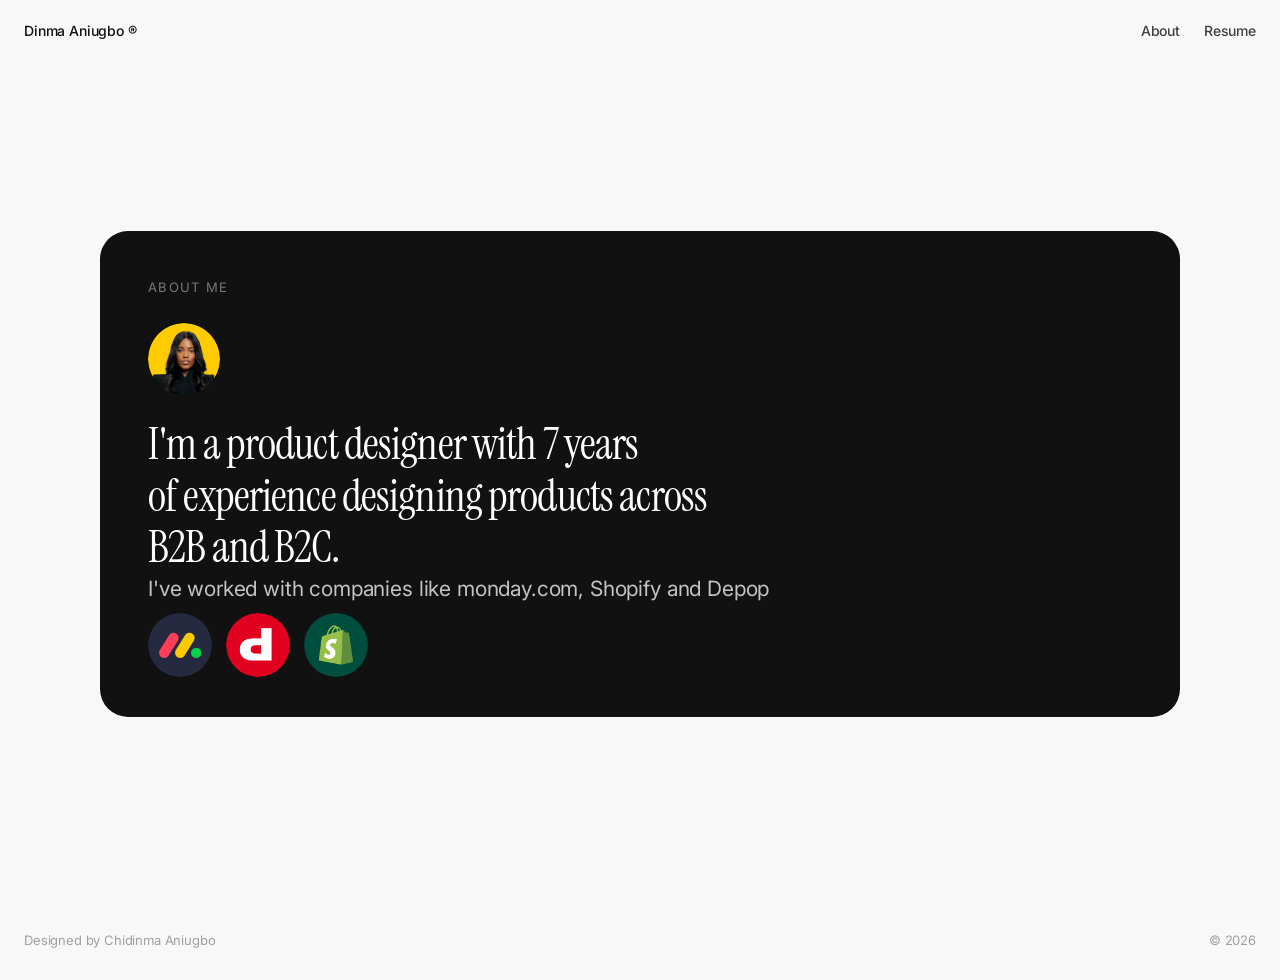
<file: about.html>
<!doctype html>
<html lang="en"><head>
<meta charset="utf-8"><meta name="viewport" content="width=device-width,initial-scale=1">
<title>About — Chidinma Aniugbo</title>
<link rel="preconnect" href="https://fonts.googleapis.com"><link rel="preconnect" href="https://fonts.gstatic.com" crossorigin>
<link href="https://fonts.googleapis.com/css2?family=Instrument+Serif&family=Inter:wght@400;500;600&display=swap" rel="stylesheet">
<link rel="stylesheet" href="styles.css?v=118">
<link rel="icon" href="favicon.ico" sizes="any"><link rel="icon" type="image/png" sizes="32x32" href="images/favicon-32.png"><link rel="apple-touch-icon" href="images/favicon-180.png"></head><body>
<div class="cursor" aria-hidden="true"><span></span></div>
<header class="nav">
  <a href="index.html" class="logo">Dinma Aniugbo ®</a>
  <nav><a href="about.html" aria-current="page">About</a><a href="https://cutt.ly/dinmaresume2026" target="_blank" rel="noopener">Resume</a></nav>
</header>
<main class="about-page">
  <article class="about-card">
    <span class="overline light">About me</span>
    <img class="about-photo" src="images/me-circle.png" alt="Dinma Aniugbo">
    <h1 class="intro-text about-lead">I&apos;m a product designer<br class="mbr"> with 7 years<br> of experience designing products across<br> B2B and B2C.</h1>
    <p class="intro-label">I&apos;ve worked with companies like monday.com, Shopify and Depop</p>
    <div class="about-logos">
      <img src="images/monday-circle.png?v=4" alt="monday.com">
      <img src="images/depop-circle.png" alt="Depop">
      <img src="images/shopify-circle.png" alt="Shopify">
    </div>
  </article>
</main>
<footer class="foot"><span>Designed by Chidinma Aniugbo</span><span>© 2026</span></footer>
<script src="main.js?v=95"></script>
</body></html>
</file>
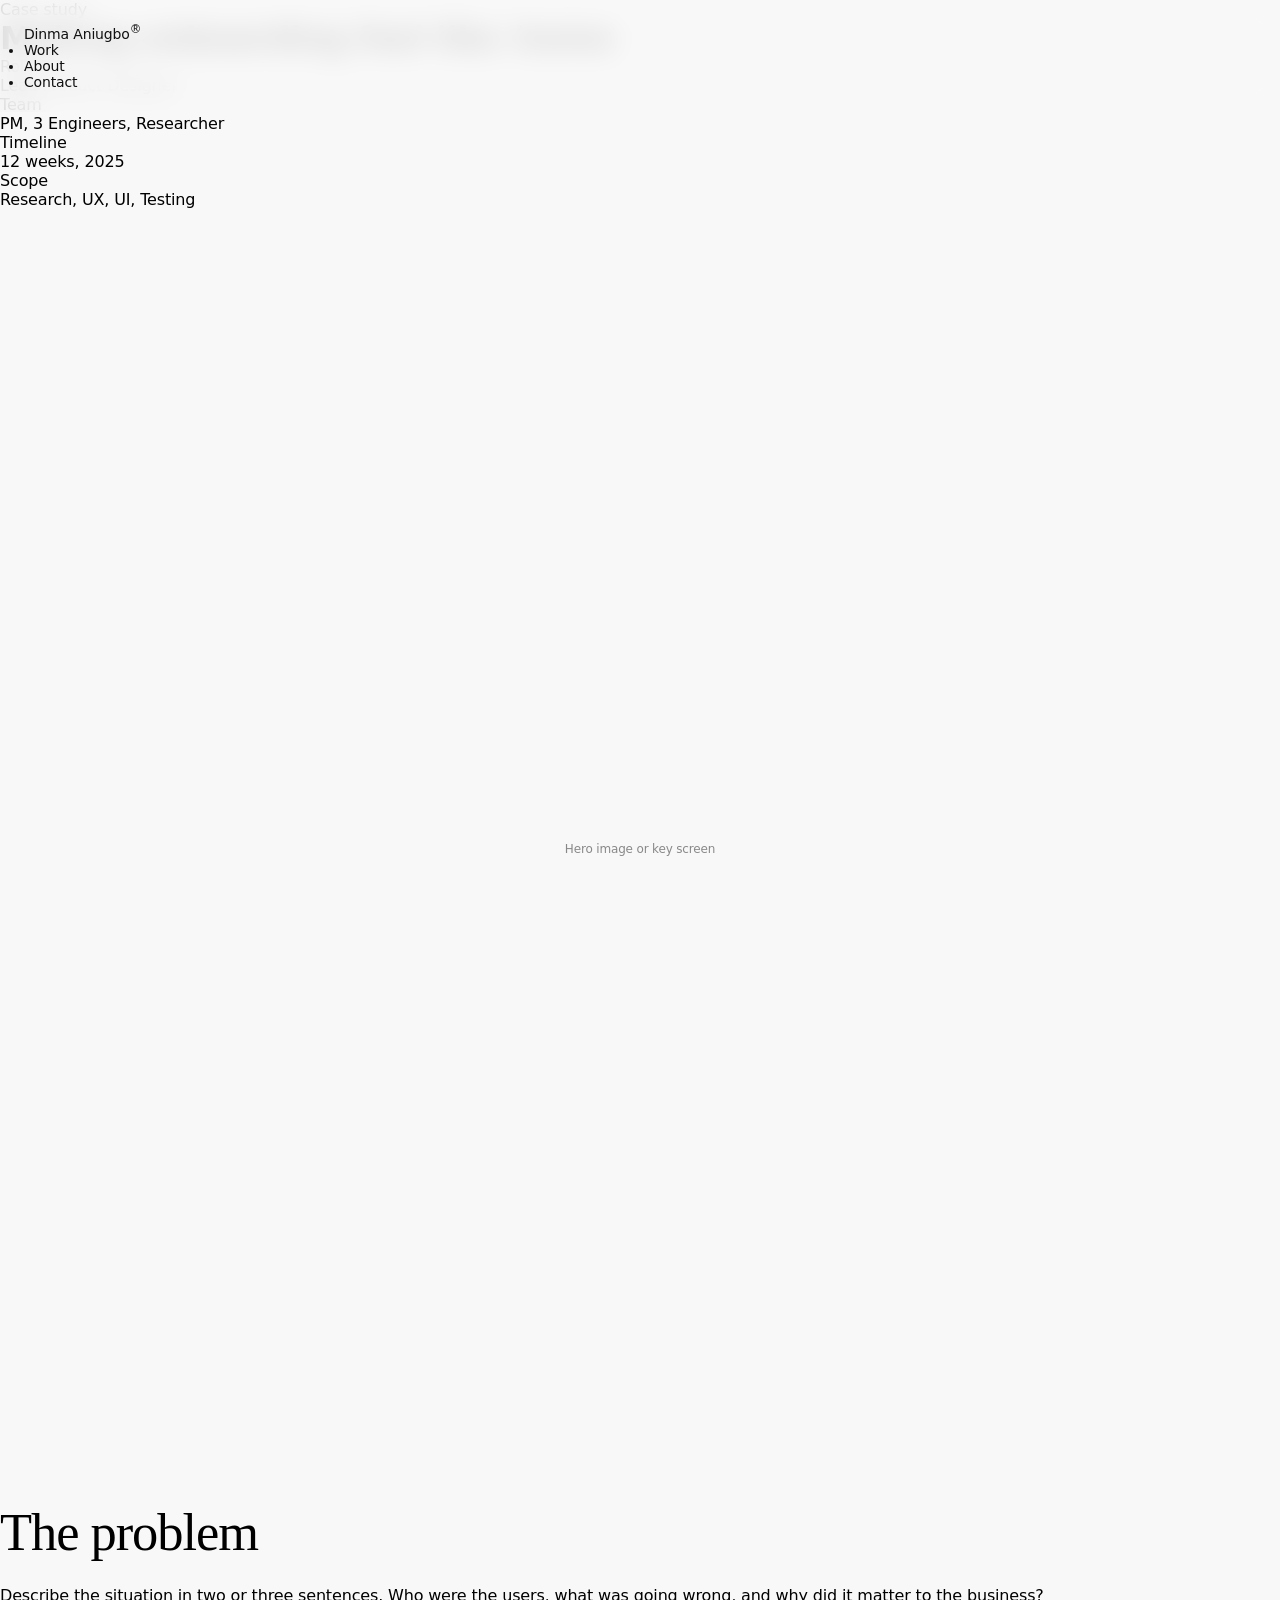
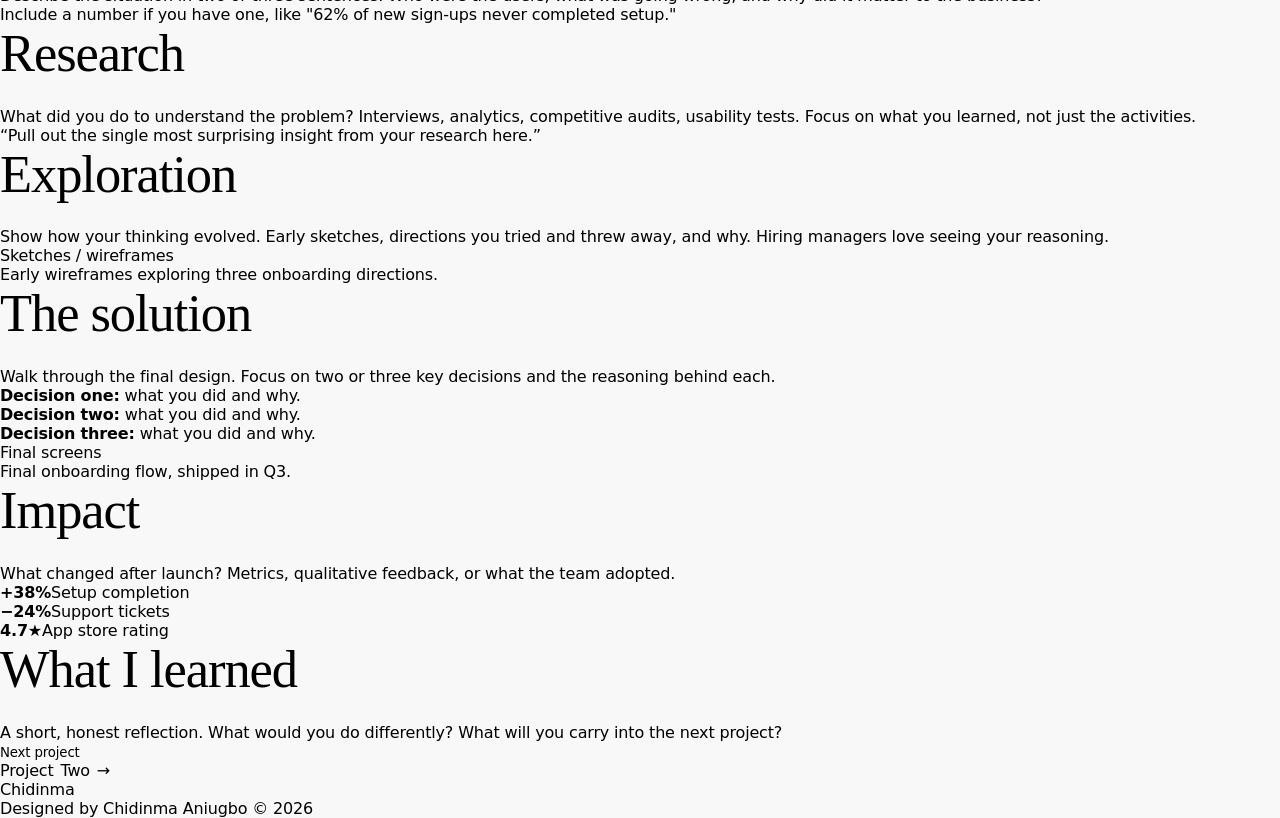
<file: case-study.html>
<!doctype html>
<html lang="en">
<head>
  <meta charset="utf-8">
  <meta name="viewport" content="width=device-width, initial-scale=1">
  <title>Project One — Chidinma Aniugbo</title>
  <link rel="preconnect" href="https://fonts.googleapis.com">
  <link rel="preconnect" href="https://fonts.gstatic.com" crossorigin>
  <link href="https://fonts.googleapis.com/css2?family=DM+Sans:opsz,wght@9..40,400;9..40,500;9..40,600&family=Source+Serif+4:ital,opsz,wght@1,8..60,600&display=swap" rel="stylesheet">
  <link rel="stylesheet" href="https://api.fontshare.com/v2/css?f[]=switzer@500,600&display=swap">
  <link rel="stylesheet" href="styles.css?v=15">
</head>
<body>

  <nav class="nav">
    <div class="bar">
      <a href="index.html" class="logo">Dinma Aniugbo<sup>®</sup></a>
      <ul>
        <li><a href="index.html#work">Work</a></li>
        <li><a href="index.html#about">About</a></li>
        <li><a href="index.html#contact">Contact</a></li>
      </ul>
    </div>
  </nav>

  <header class="cs-hero on-bg">
    <div class="wrap">
      <div class="tag"><span>Case study</span></div>
      <h1 class="display">Making onboarding feel like <span class="hl">home</span></h1>
      <dl class="facts">
        <div><dt>Role</dt><dd>Lead Product Designer</dd></div>
        <div><dt>Team</dt><dd>PM, 3 Engineers, Researcher</dd></div>
        <div><dt>Timeline</dt><dd>12 weeks, 2025</dd></div>
        <div><dt>Scope</dt><dd>Research, UX, UI, Testing</dd></div>
      </dl>
    </div>
  </header>

  <div class="wrap">
    <div class="cover thumb">Hero image or key screen</div>
  </div>

  <main>
    <section>
      <article class="panel">
        <section class="wrap">
          <div class="prose">
            <h2>The problem</h2>
            <p>Describe the situation in two or three sentences. Who were the users, what was going wrong, and why did it matter to the business?</p>
            <p>Include a number if you have one, like "62% of new sign-ups never completed setup."</p>

            <h2>Research</h2>
            <p>What did you do to understand the problem? Interviews, analytics, competitive audits, usability tests. Focus on what you learned, not just the activities.</p>
            <p class="pull">“Pull out the single most surprising insight from your research here.”</p>

            <h2>Exploration</h2>
            <p>Show how your thinking evolved. Early sketches, directions you tried and threw away, and why. Hiring managers love seeing your reasoning.</p>
            <div class="figure thumb pink">Sketches / wireframes</div>
            <p class="caption">Early wireframes exploring three onboarding directions.</p>

            <h2>The solution</h2>
            <p>Walk through the final design. Focus on two or three key decisions and the reasoning behind each.</p>
            <ul>
              <li><strong>Decision one:</strong> what you did and why.</li>
              <li><strong>Decision two:</strong> what you did and why.</li>
              <li><strong>Decision three:</strong> what you did and why.</li>
            </ul>
            <div class="figure thumb blue">Final screens</div>
            <p class="caption">Final onboarding flow, shipped in Q3.</p>

            <h2>Impact</h2>
            <p>What changed after launch? Metrics, qualitative feedback, or what the team adopted.</p>
            <div class="results">
              <div><strong>+38%</strong><span>Setup completion</span></div>
              <div><strong>−24%</strong><span>Support tickets</span></div>
              <div><strong>4.7★</strong><span>App store rating</span></div>
            </div>

            <h2>What I learned</h2>
            <p>A short, honest reflection. What would you do differently? What will you carry into the next project?</p>
          </div>
        </section>
      </article>
    </section>

    <a href="case-study.html" class="next">
      <small>Next project</small>
      <div class="display">Project <span class="hl">Two</span> →</div>
    </a>
  </main>

  <footer class="footer">
    <div class="wrap">
      <div class="wordmark" aria-hidden="true">Chidinma</div>
      <div class="legal">
        <span>Designed by Chidinma Aniugbo</span>
        <span>© 2026</span>
      </div>
    </div>
  </footer>

  <script src="main.js?v=15"></script>
</body>
</html>
</file>
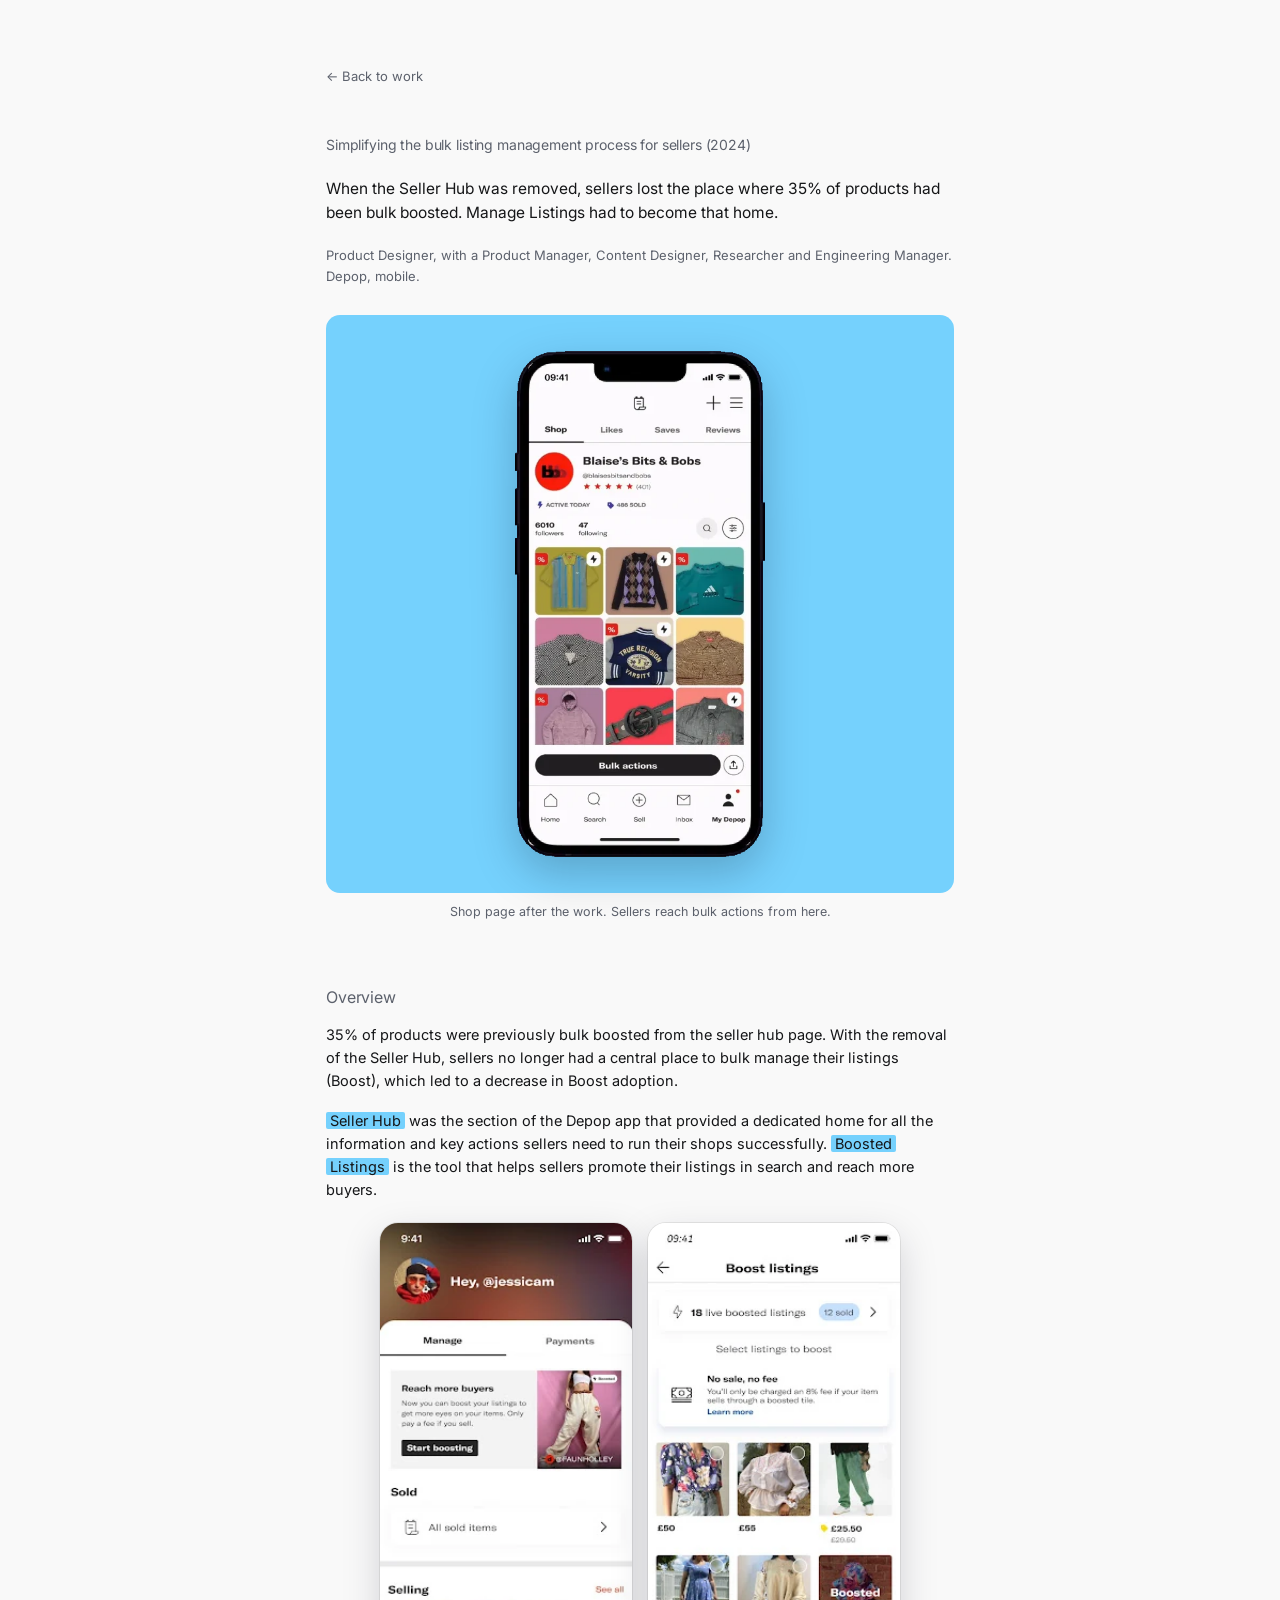
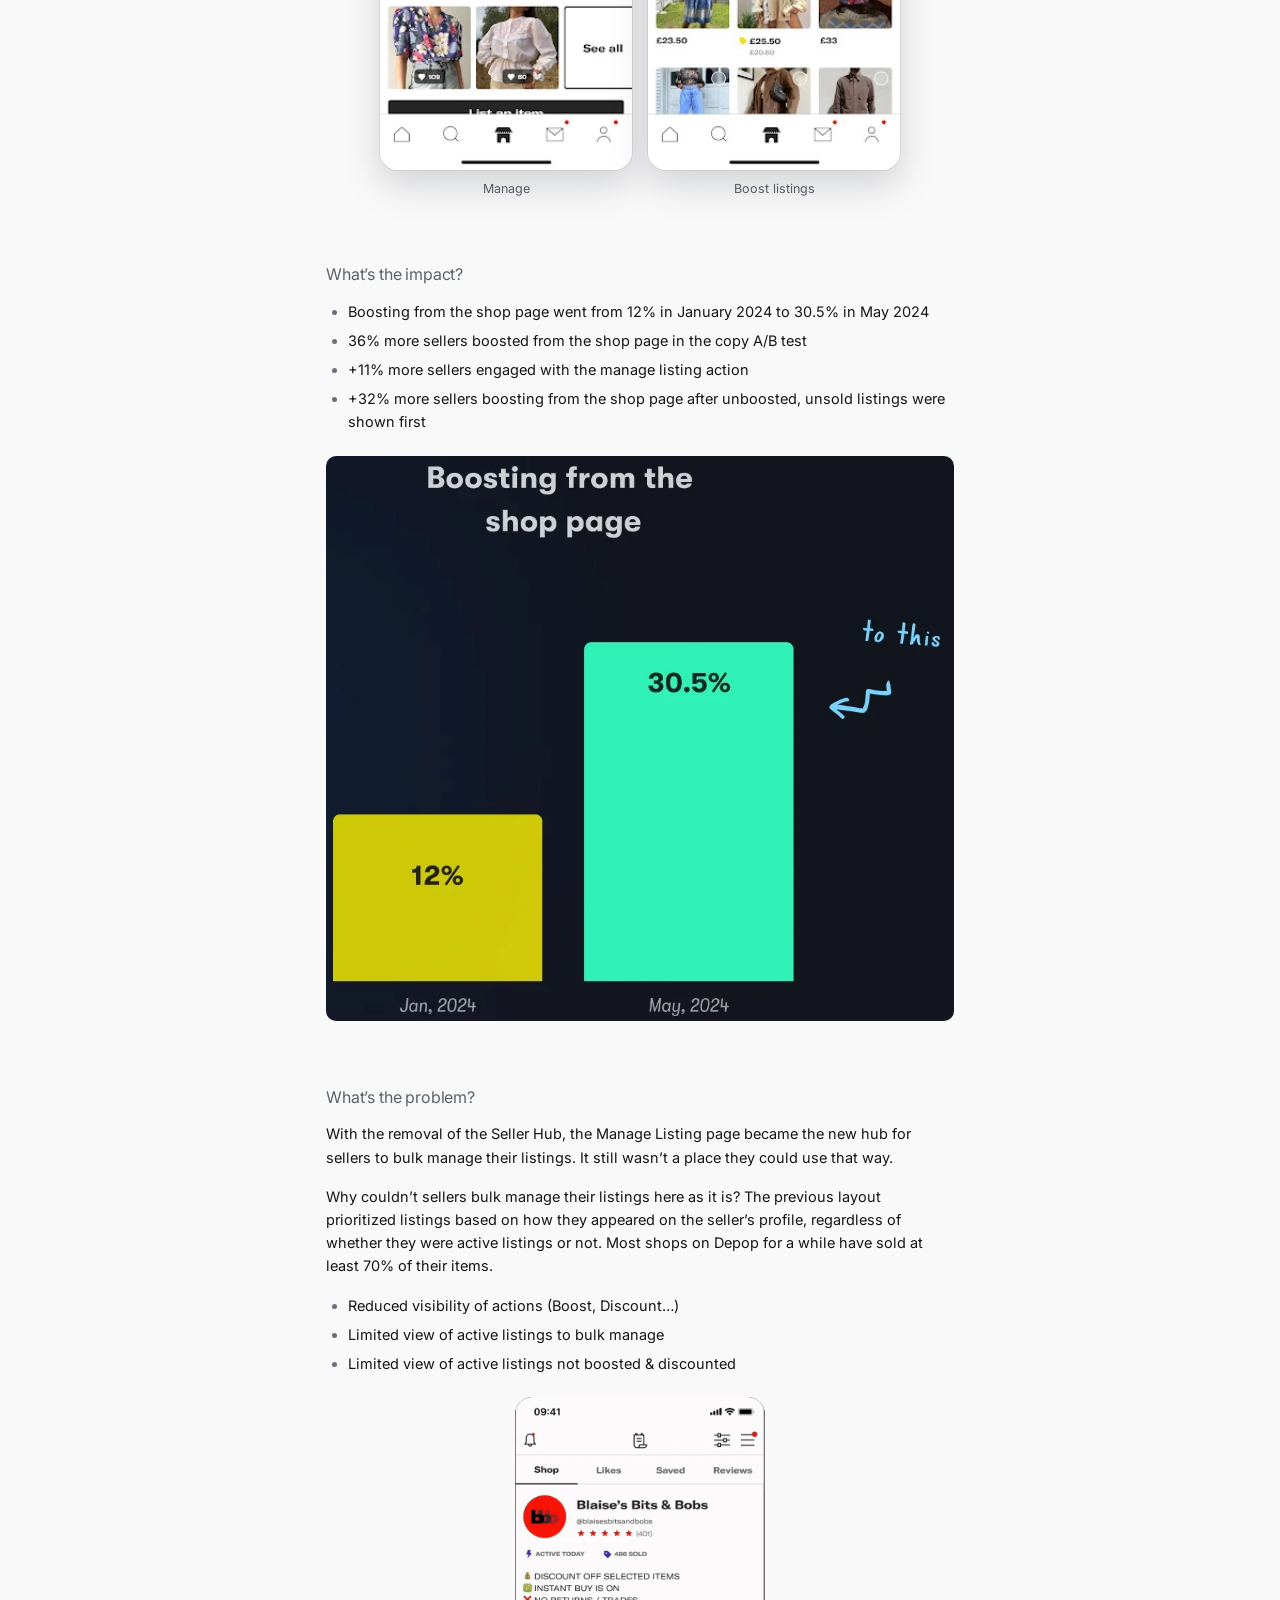
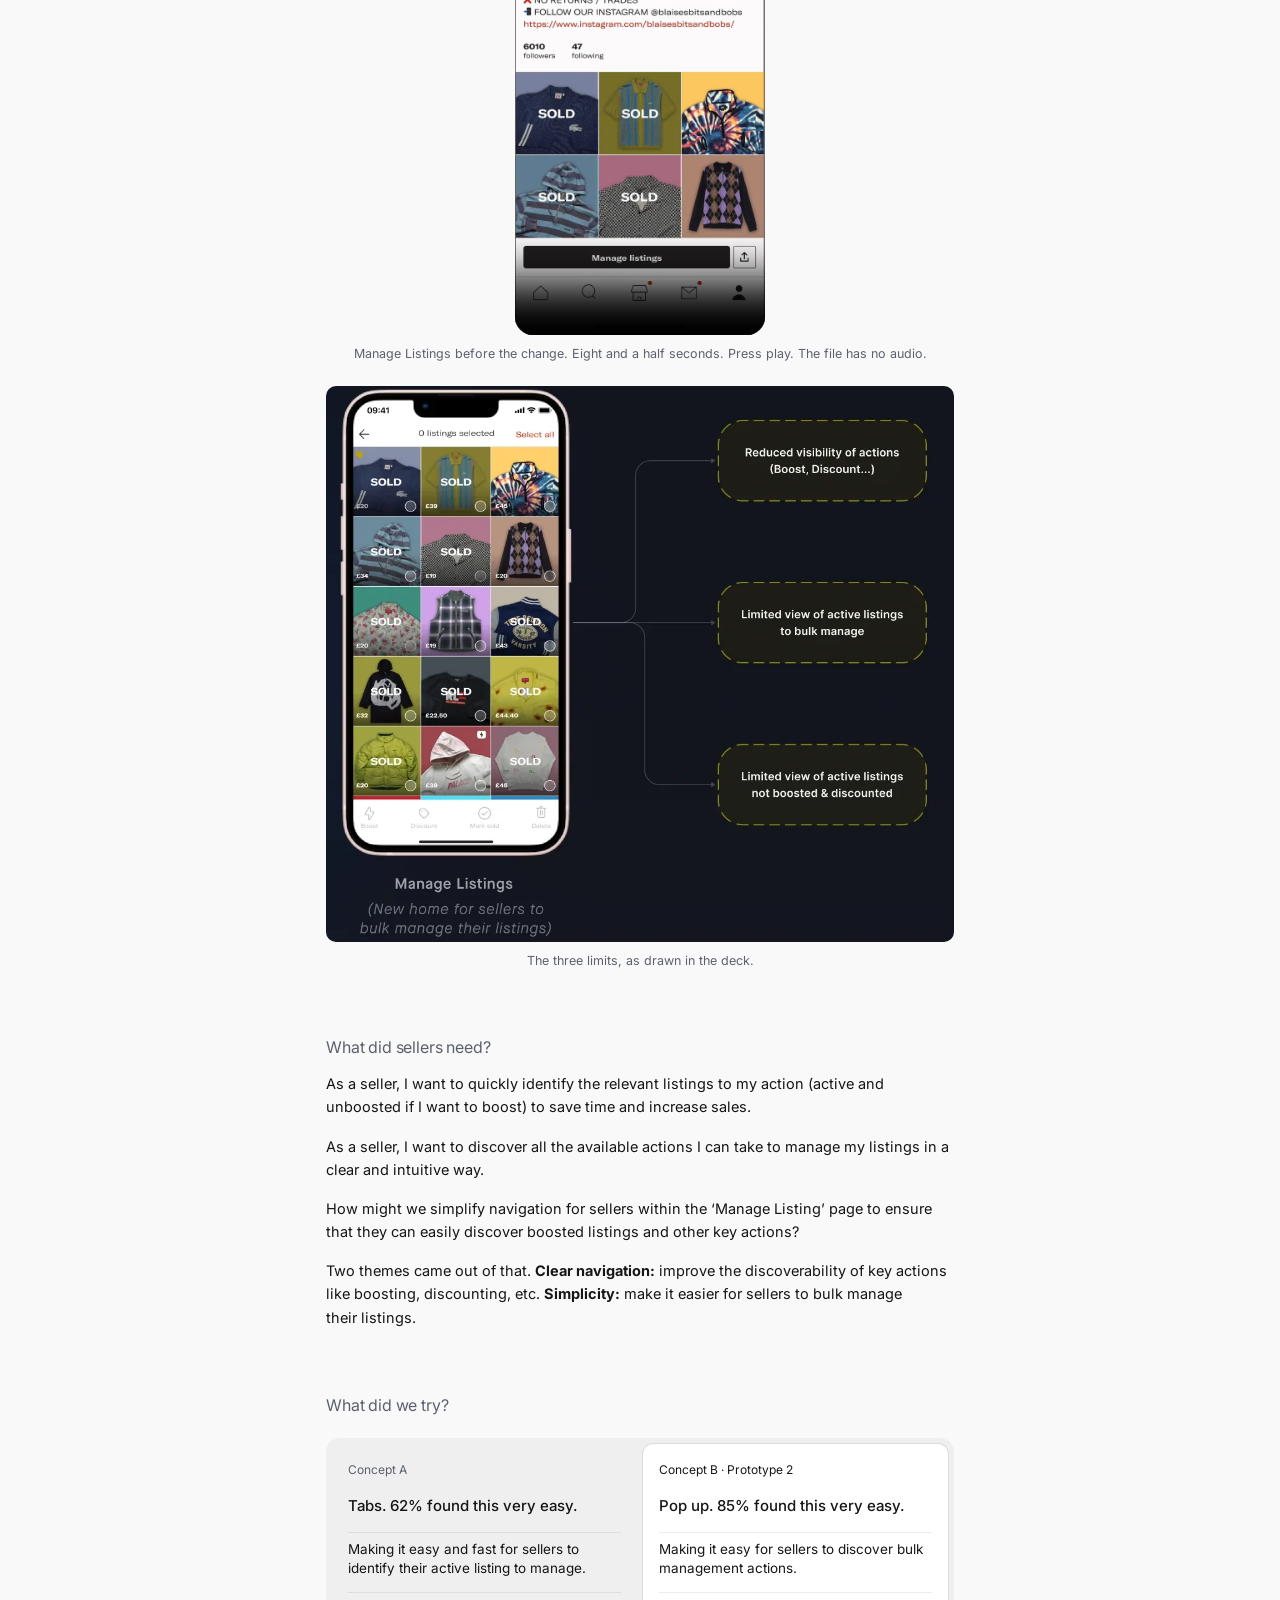
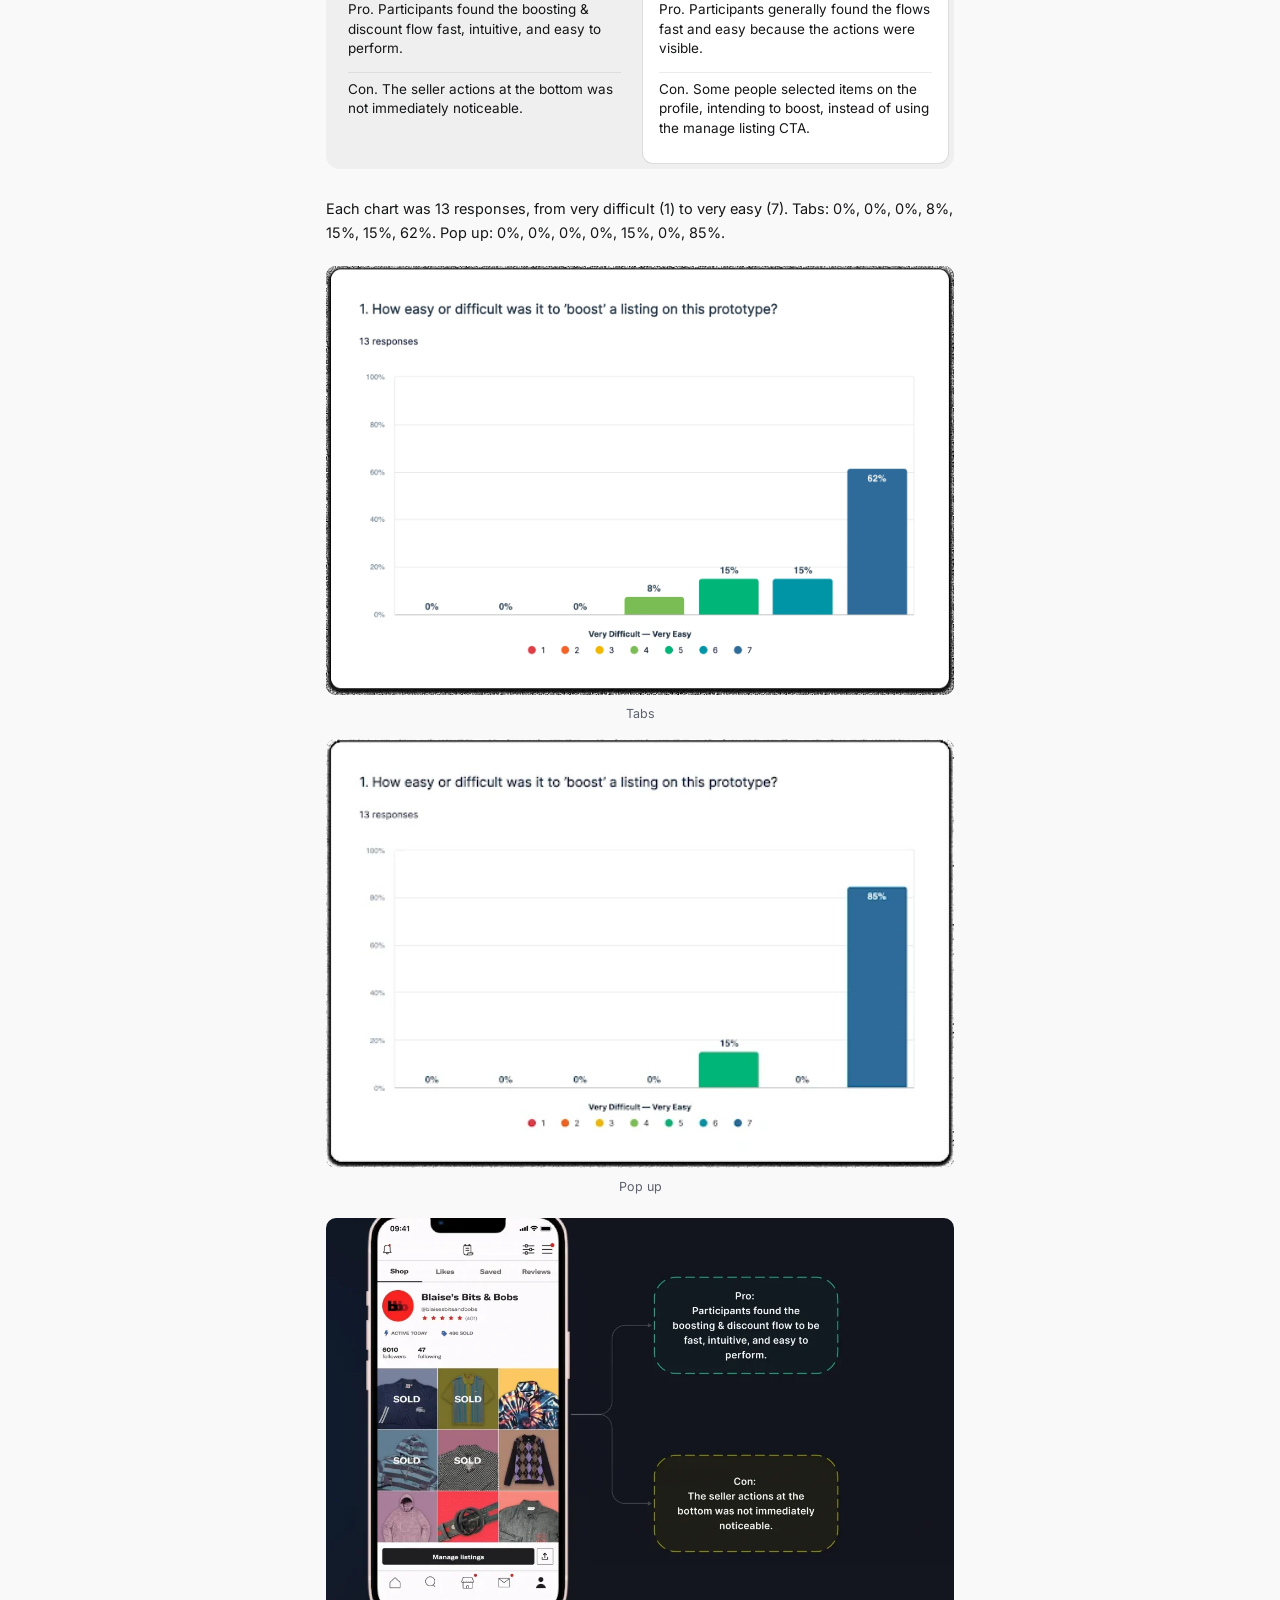
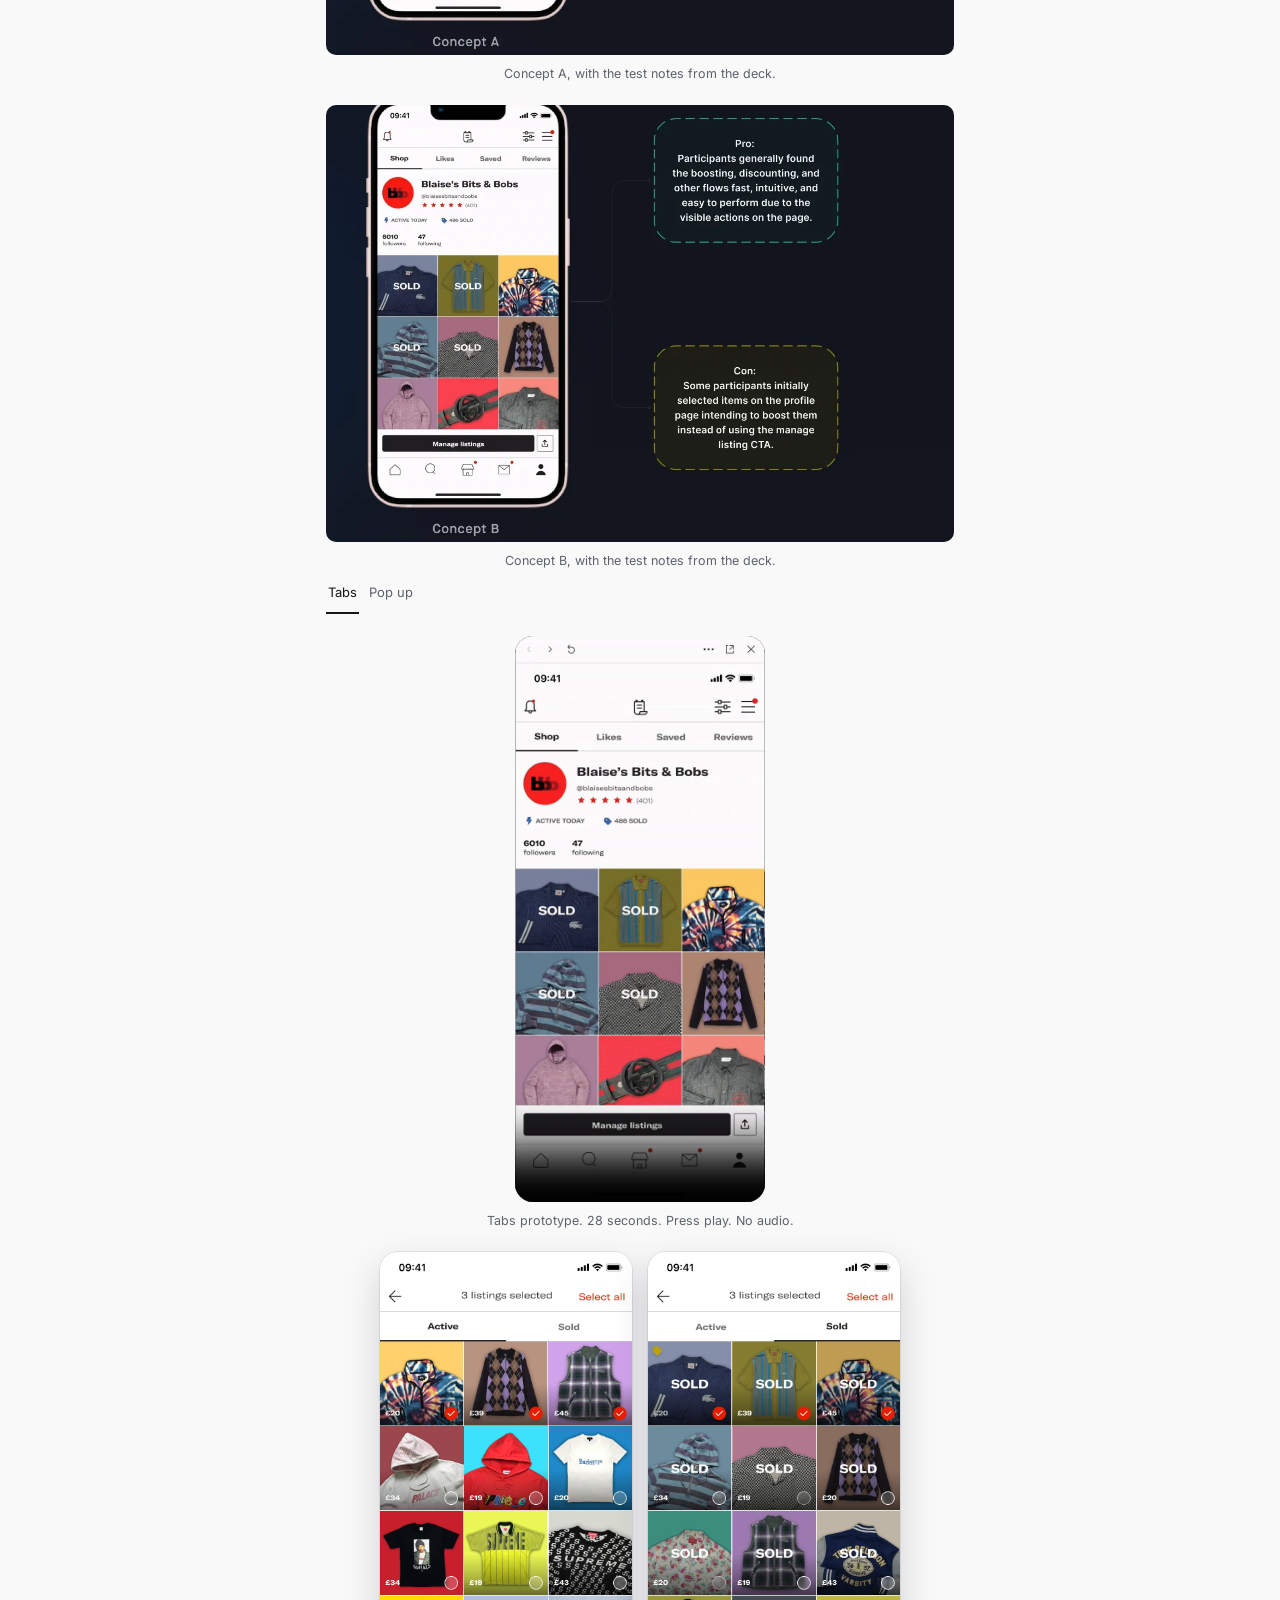
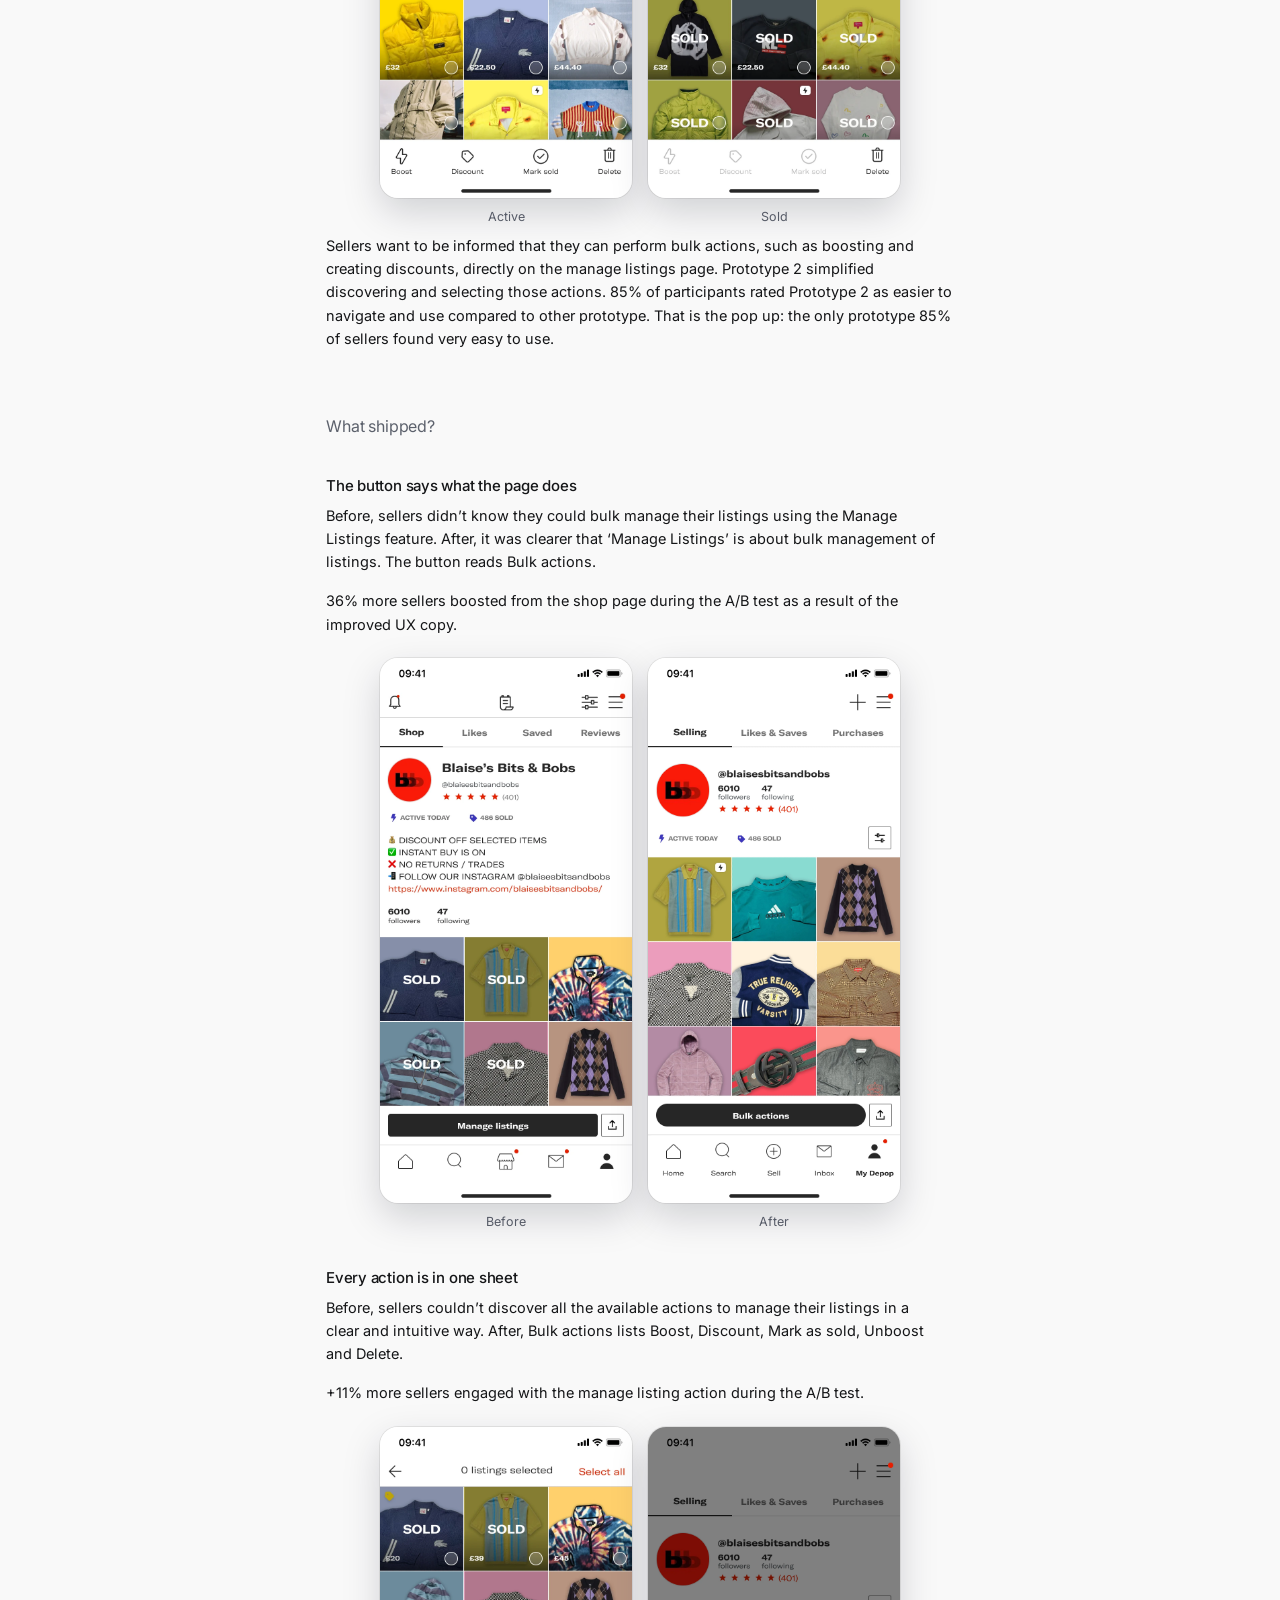
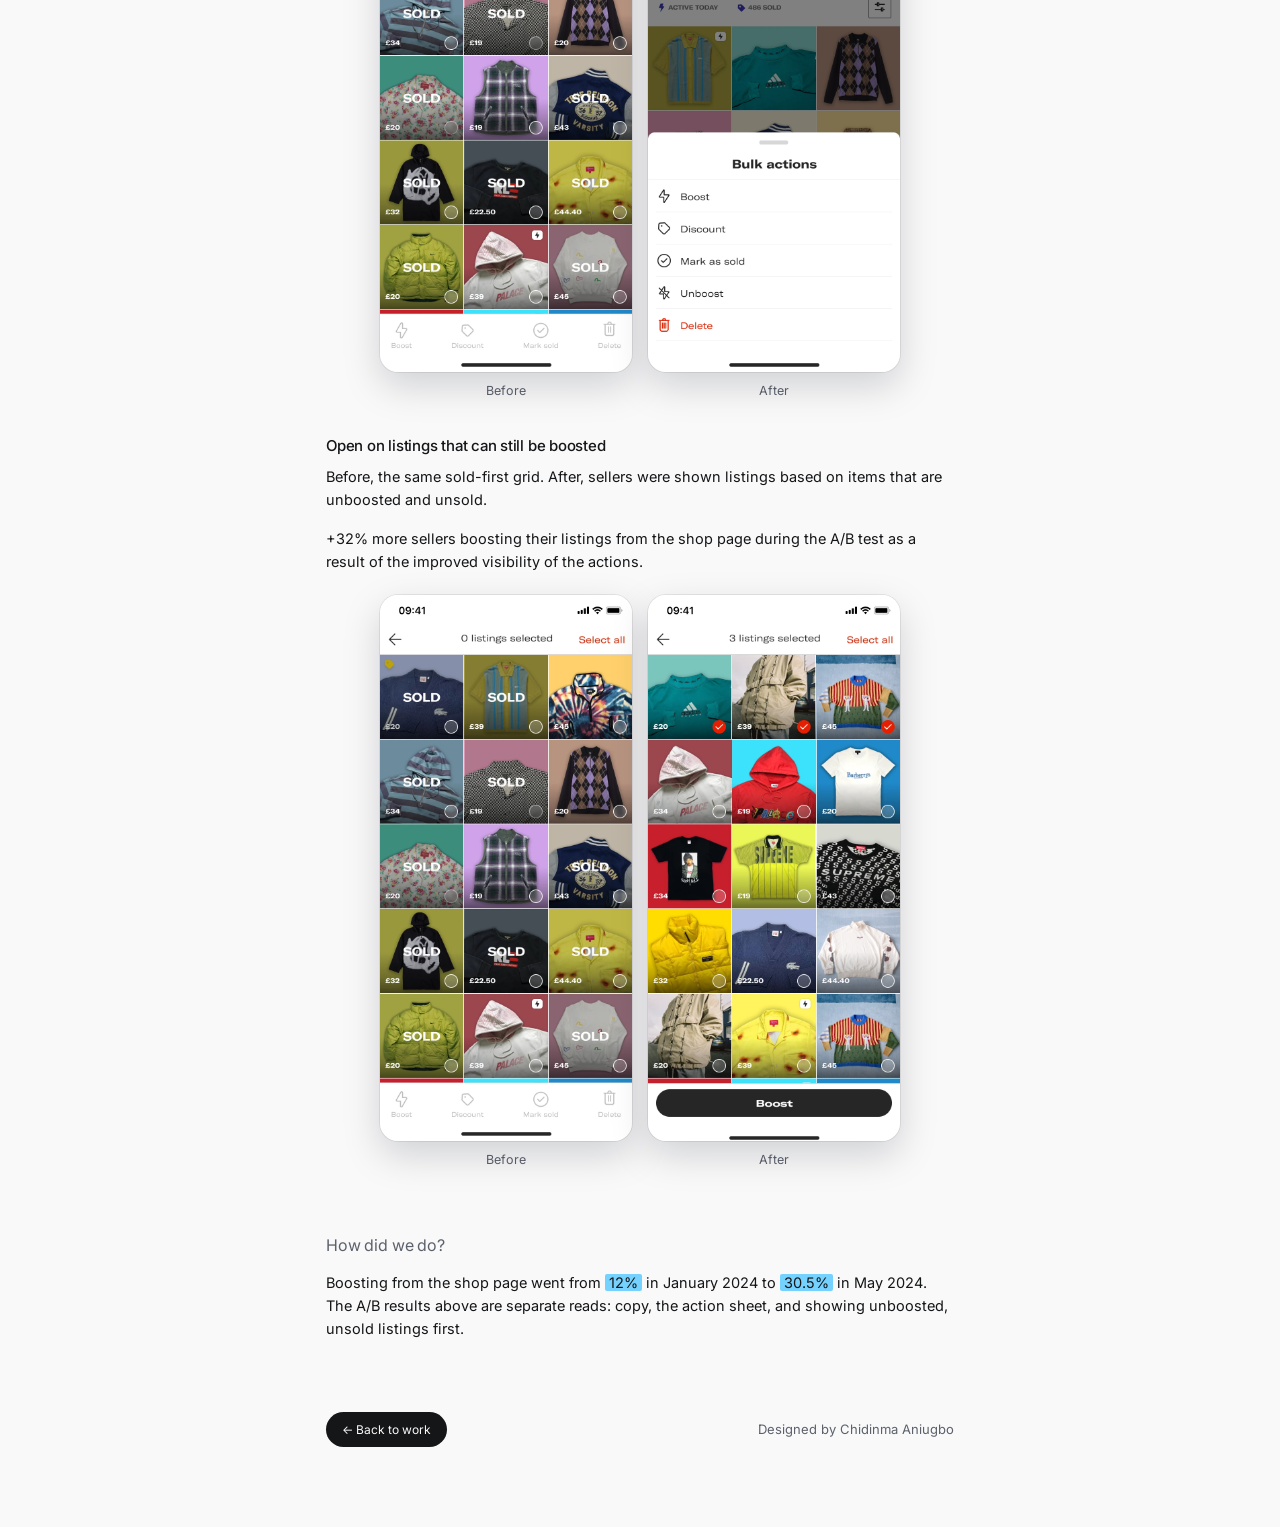
<file: depop.html>
<!doctype html>
<html lang="en">
<head>
<meta charset="utf-8">
<meta name="viewport" content="width=device-width, initial-scale=1">
<title>Depop case study | Chidinma Aniugbo</title>
<meta name="description" content="Simplifying bulk listing management for Depop sellers. Product design case study by Chidinma Aniugbo.">
<link rel="icon" href="favicon.ico" sizes="any">
<link rel="icon" type="image/png" sizes="32x32" href="images/favicon-32.png">
<link rel="apple-touch-icon" href="images/favicon-180.png">
<link rel="preconnect" href="https://fonts.googleapis.com">
<link rel="preconnect" href="https://fonts.gstatic.com" crossorigin>
<link href="https://fonts.googleapis.com/css2?family=Inter:wght@400;500;600&display=swap" rel="stylesheet">
<link rel="stylesheet" href="depop.css">
<link rel="preload" as="image" href="images/depop/ui/shop-bulk.webp">
</head>
<body>
<div class="progress" aria-hidden="true"></div>
<main class="cs">
  <a class="back" href="index.html#work">← Back to work</a>
  <h1 class="title">Simplifying the bulk listing management process for sellers (2024)</h1>
  <p class="dek">When the Seller Hub was removed, sellers lost the place where 35% of products had been bulk boosted. Manage Listings had to become that home.</p>
  <p class="meta">Product Designer, with a Product Manager, Content Designer, Researcher and Engineering Manager. Depop, mobile.</p>

  <div class="stage">
    <img src="images/depop/ui/shop-bulk.webp" width="381" height="772" alt="Blaise’s Bits and Bobs on the Shop tab. A Bulk actions button sits under the listing grid." fetchpriority="high" decoding="async">
  </div>
  <p class="cap">Shop page after the work. Sellers reach bulk actions from here.</p>

  <article class="body">
    <h2 id="overview">Overview</h2>
    <p>35% of products were previously bulk boosted from the seller hub page. With the removal of the Seller Hub, sellers no longer had a central place to bulk manage their listings (Boost), which led to a decrease in Boost adoption.</p>
    <p><span class="led">Seller Hub</span> was the section of the Depop app that provided a dedicated home for all the information and key actions sellers need to run their shops successfully. <span class="led">Boosted Listings</span> is the tool that helps sellers promote their listings in search and reach more buyers.</p>
    <div class="frame">
      <div class="frame-row">
        <figure>
          <img src="images/depop/ui/hub-manage.webp" width="236" height="512" alt="Seller Hub manage view. Reach more buyers, Start boosting, sold items, and a selling grid." loading="lazy" decoding="async">
          <figcaption>Manage</figcaption>
        </figure>
        <figure>
          <img src="images/depop/ui/hub-boost.webp" width="236" height="512" alt="Seller Hub Boost listings screen, with live boosted listings and a grid of items." loading="lazy" decoding="async">
          <figcaption>Boost listings</figcaption>
        </figure>
      </div>
    </div>

    <h2 id="impact-early">What’s the impact?</h2>
    <ul>
      <li>Boosting from the shop page went from 12% in January 2024 to 30.5% in May 2024</li>
      <li>36% more sellers boosted from the shop page in the copy A/B test</li>
      <li>+11% more sellers engaged with the manage listing action</li>
      <li>+32% more sellers boosting from the shop page after unboosted, unsold listings were shown first</li>
    </ul>
    <figure class="shot">
      <img src="images/depop/ui/impact-chart.webp" width="900" height="810" alt="Boosting from the shop page. January 2024 is 12 percent. May 2024 is 30.5 percent, marked to this." loading="lazy" decoding="async">
    </figure>

    <h2 id="problem">What’s the problem?</h2>
    <p>With the removal of the Seller Hub, the Manage Listing page became the new hub for sellers to bulk manage their listings. It still wasn’t a place they could use that way.</p>
    <p>Why couldn’t sellers bulk manage their listings here as it is? The previous layout prioritized listings based on how they appeared on the seller’s profile, regardless of whether they were active listings or not. Most shops on Depop for a while have sold at least 70% of their items.</p>
    <ul>
      <li>Reduced visibility of actions (Boost, Discount…)</li>
      <li>Limited view of active listings to bulk manage</li>
      <li>Limited view of active listings not boosted &amp; discounted</li>
    </ul>
    <figure class="clip">
      <video controls playsinline preload="metadata" poster="images/depop/media/old-manage-listings-poster.webp" width="600" height="1292" aria-label="Recording of the old Manage Listings flow, eight and a half seconds, no audio.">
        <source src="images/depop/media/old-manage-listings.mp4" type="video/mp4">
      </video>
      <figcaption class="cap">Manage Listings before the change. Eight and a half seconds. Press play. The file has no audio.</figcaption>
    </figure>
    <figure class="shot">
      <img src="images/depop/ui/limits-diagram.webp" width="1015" height="900" alt="Manage Listings, mostly sold items, linked to three limits: reduced visibility of actions such as Boost and Discount, a limited view of active listings to bulk manage, and a limited view of active listings that are not boosted and discounted." loading="lazy" decoding="async">
      <figcaption class="cap">The three limits, as drawn in the deck.</figcaption>
    </figure>

    <h2 id="research">What did sellers need?</h2>
    <p>As a seller, I want to quickly identify the relevant listings to my action (active and unboosted if I want to boost) to save time and increase sales.</p>
    <p>As a seller, I want to discover all the available actions I can take to manage my listings in a clear and intuitive way.</p>
    <p>How might we simplify navigation for sellers within the ‘Manage Listing’ page to ensure that they can easily discover boosted listings and other key actions?</p>
    <p>Two themes came out of that. <strong>Clear navigation:</strong> improve the discoverability of key actions like boosting, discounting, etc. <strong>Simplicity:</strong> make it easier for sellers to bulk manage their listings.</p>

    <h2 id="tried">What did we try?</h2>
    <div class="compare">
      <div class="cmp">
        <p class="lab">Concept A</p>
        <p class="tt">Tabs. 62% found this very easy.</p>
        <ul>
          <li>Making it easy and fast for sellers to identify their active listing to manage.</li>
          <li>Pro. Participants found the boosting &amp; discount flow fast, intuitive, and easy to perform.</li>
          <li>Con. The seller actions at the bottom was not immediately noticeable.</li>
        </ul>
      </div>
      <div class="cmp chosen">
        <p class="lab">Concept B · Prototype 2</p>
        <p class="tt">Pop up. 85% found this very easy.</p>
        <ul>
          <li>Making it easy for sellers to discover bulk management actions.</li>
          <li>Pro. Participants generally found the flows fast and easy because the actions were visible.</li>
          <li>Con. Some people selected items on the profile, intending to boost, instead of using the manage listing CTA.</li>
        </ul>
      </div>
    </div>
    <p>Each chart was 13 responses, from very difficult (1) to very easy (7). Tabs: 0%, 0%, 0%, 8%, 15%, 15%, 62%. Pop up: 0%, 0%, 0%, 0%, 15%, 0%, 85%.</p>
    <div class="frame charts">
      <figure>
        <img src="images/depop/ui/chart-tabs.webp" width="1487" height="1016" alt="Survey chart for the tabs prototype. 13 responses. Very easy is 62 percent. The other labeled bars are 0, 0, 0, 8, 15 and 15 percent." loading="lazy" decoding="async">
        <figcaption>Tabs</figcaption>
      </figure>
      <figure>
        <img src="images/depop/ui/chart-popup.webp" width="512" height="350" alt="Survey chart for the pop-up prototype. 13 responses. Very easy is 85 percent. One other bar is 15 percent." loading="lazy" decoding="async">
        <figcaption>Pop up</figcaption>
      </figure>
    </div>
    <figure class="shot">
      <img src="images/depop/ui/findings-tabs.webp" width="1150" height="800" alt="Concept A. The shop shows Manage listings. Pro: the boosting and discount flow was fast, intuitive, and easy. Con: the seller actions at the bottom were not immediately noticeable." loading="lazy" decoding="async">
      <figcaption class="cap">Concept A, with the test notes from the deck.</figcaption>
    </figure>
    <figure class="shot">
      <img src="images/depop/ui/findings-popup.webp" width="1150" height="800" alt="Concept B. The same shop shows Manage listings. Pro: the flows felt fast because the actions were visible. Con: some people selected items on the profile instead of using the manage listing button." loading="lazy" decoding="async">
      <figcaption class="cap">Concept B, with the test notes from the deck.</figcaption>
    </figure>

    <div data-switch>
      <div class="steps" role="tablist" aria-label="Concept screens">
        <button type="button" role="tab" id="tab-a" aria-controls="panel-a" aria-selected="true">Tabs</button>
        <button type="button" role="tab" id="tab-b" aria-controls="panel-b" aria-selected="false" tabindex="-1">Pop up</button>
      </div>
      <div id="panel-a" data-panel role="tabpanel" aria-labelledby="tab-a">
        <figure class="clip">
          <video controls playsinline preload="metadata" poster="images/depop/media/concept-a-tabs-poster.webp" width="600" height="1358" aria-label="Recording of the Tabs prototype, 28 seconds, no audio.">
            <source src="images/depop/media/concept-a-tabs.mp4" type="video/mp4">
          </video>
          <figcaption class="cap">Tabs prototype. 28 seconds. Press play. No audio.</figcaption>
        </figure>
        <div class="frame">
          <div class="frame-row">
            <figure>
              <img src="images/depop/ui/tabs-active.webp" width="750" height="1624" alt="Active tab. Unsold listings, three selected, with Boost, Discount, Mark sold and Delete." loading="lazy" decoding="async">
              <figcaption>Active</figcaption>
            </figure>
            <figure>
              <img src="images/depop/ui/tabs-sold.webp" width="750" height="1624" alt="Sold tab. Sold listings kept separate from active ones." loading="lazy" decoding="async">
              <figcaption>Sold</figcaption>
            </figure>
          </div>
        </div>
      </div>
      <div id="panel-b" data-panel role="tabpanel" aria-labelledby="tab-b" hidden>
        <figure class="clip">
          <video controls playsinline preload="metadata" poster="images/depop/media/concept-b-popup-poster.webp" width="600" height="1358" aria-label="Recording of the Pop up prototype, 30 seconds, no audio.">
            <source src="images/depop/media/concept-b-popup.mp4" type="video/mp4">
          </video>
          <figcaption class="cap">Pop up prototype. 30 seconds. Press play. No audio.</figcaption>
        </figure>
        <div class="frame">
          <div class="frame-row">
            <figure>
              <img src="images/depop/ui/popup-menu.webp" width="750" height="1624" alt="Pop up on the shop. Boost, Discount, Mark sold and Delete, above Manage listings." loading="lazy" decoding="async">
              <figcaption>Actions</figcaption>
            </figure>
            <figure>
              <img src="images/depop/ui/popup-boost.webp" width="750" height="1624" alt="Six listings selected, with a Boost button." loading="lazy" decoding="async">
              <figcaption>Boost</figcaption>
            </figure>
          </div>
        </div>
      </div>
    </div>

    <p>Sellers want to be informed that they can perform bulk actions, such as boosting and creating discounts, directly on the manage listings page. Prototype 2 simplified discovering and selecting those actions. 85% of participants rated Prototype 2 as easier to navigate and use compared to other prototype. That is the pop up: the only prototype 85% of sellers found very easy to use.</p>

    <h2 id="shipped">What shipped?</h2>
    <h3>The button says what the page does</h3>
    <p>Before, sellers didn’t know they could bulk manage their listings using the Manage Listings feature. After, it was clearer that ‘Manage Listings’ is about bulk management of listings. The button reads Bulk actions.</p>
    <p>36% more sellers boosted from the shop page during the A/B test as a result of the improved UX copy.</p>
    <div class="frame">
      <div class="frame-row">
        <figure>
          <img src="images/depop/ui/shop-before.webp" width="750" height="1624" alt="Before. The shop button says Manage listings." loading="lazy" decoding="async">
          <figcaption>Before</figcaption>
        </figure>
        <figure>
          <img src="images/depop/ui/shop-after.webp" width="1500" height="3248" alt="After. Selling tab, and a button labeled Bulk actions." loading="lazy" decoding="async">
          <figcaption>After</figcaption>
        </figure>
      </div>
    </div>

    <h3>Every action is in one sheet</h3>
    <p>Before, sellers couldn’t discover all the available actions to manage their listings in a clear and intuitive way. After, Bulk actions lists Boost, Discount, Mark as sold, Unboost and Delete.</p>
    <p>+11% more sellers engaged with the manage listing action during the A/B test.</p>
    <div class="frame">
      <div class="frame-row">
        <figure>
          <img src="images/depop/ui/manage-sold.webp" width="750" height="1624" alt="Before. Actions sit on a bottom bar under a grid of sold items." loading="lazy" decoding="async">
          <figcaption>Before</figcaption>
        </figure>
        <figure>
          <img src="images/depop/ui/actions-after.webp" width="1500" height="3248" alt="After. A sheet titled Bulk actions, with Boost, Discount, Mark as sold, Unboost and Delete." loading="lazy" decoding="async">
          <figcaption>After</figcaption>
        </figure>
      </div>
    </div>

    <h3>Open on listings that can still be boosted</h3>
    <p>Before, the same sold-first grid. After, sellers were shown listings based on items that are unboosted and unsold.</p>
    <p>+32% more sellers boosting their listings from the shop page during the A/B test as a result of the improved visibility of the actions.</p>
    <div class="frame">
      <div class="frame-row">
        <figure>
          <img src="images/depop/ui/manage-sold.webp" width="750" height="1624" alt="Before. Sold items still lead the grid." loading="lazy" decoding="async">
          <figcaption>Before</figcaption>
        </figure>
        <figure>
          <img src="images/depop/ui/unboosted-after.webp" width="750" height="1624" alt="After. Unsold listings, three selected, and a Boost button." loading="lazy" decoding="async">
          <figcaption>After</figcaption>
        </figure>
      </div>
    </div>

    <h2 id="result">How did we do?</h2>
    <p>Boosting from the shop page went from <span class="led">12%</span> in January 2024 to <span class="led">30.5%</span> in May 2024. The A/B results above are separate reads: copy, the action sheet, and showing unboosted, unsold listings first.</p>
  </article>

  <div class="end">
    <a class="home" href="index.html#work">← Back to work</a>
    <span class="credit">Designed by Chidinma Aniugbo</span>
  </div>
</main>
<script src="depop.js"></script>
</body>
</html>
</file>
<file: styles.css>
*{box-sizing:border-box;margin:0;padding:0}
:root{--bg:#F8F8F8;--ink:#000;--dark:#111;--card:#222;--grey:#A0A0A0;--hl:#fbf0b2;--cur:#333333;--ease:cubic-bezier(.25,1,.5,1)}
html.lenis{height:auto}.lenis.lenis-smooth{scroll-behavior:auto}
body{font-family:Inter,system-ui,sans-serif;background:var(--bg);color:var(--ink);letter-spacing:-.01em;-webkit-font-smoothing:antialiased}
a{color:inherit;text-decoration:none}
@media (hover:hover) and (pointer:fine){body,a{cursor:none}}
.nav{position:fixed;top:0;left:0;right:0;z-index:50;display:flex;justify-content:space-between;padding:22px 32px;font-size:14px;font-weight:500;mix-blend-mode:difference;color:#fff}
.nav nav a{margin-left:24px;opacity:.8}.nav nav a:hover{opacity:1}
.overline{display:block;font-size:13px;letter-spacing:.1em;text-transform:uppercase;color:var(--grey);margin-bottom:20px}
.overline.light{color:#777}
.stage{position:relative;height:100vh;overflow:hidden}
.hero{height:100vh;display:flex;flex-direction:column;align-items:center;justify-content:center;padding:0 6vw;text-align:center}
.hero-text{font-size:clamp(30px,3.85vw,57px);font-weight:400;letter-spacing:-.02em;line-height:1.22;max-width:1080px}
.nowrap{white-space:nowrap}
.fly{display:inline-block;width:1.5em;height:.95em;border-radius:.28em;vertical-align:-.1em;margin:0 .04em;will-change:transform;position:relative;z-index:5}
.hero-sub{position:absolute;bottom:32px;font-size:13px;color:var(--grey);letter-spacing:.1em;text-transform:uppercase}
.g1{background:linear-gradient(135deg,#ffb5a7,#f7c873)}.g2{background:linear-gradient(135deg,#a7c7ff,#c3a7ff)}
.g3{background:linear-gradient(135deg,#9be7c4,#57c2d6)}.g4{background:linear-gradient(135deg,#fbf0b2,#ffb86b)}
.g5{background:linear-gradient(135deg,#f7a7d8,#9b8cff)}
.strip{position:absolute;left:24px;right:24px;bottom:24px;height:calc(100vh - 120px);background:var(--dark);border-radius:28px;padding:40px;display:flex;flex-direction:column;justify-content:flex-end;transform:translateY(110%)}
.strip-head{display:flex;justify-content:space-between;margin-bottom:auto}
.strip-row{display:flex;gap:16px}
.slot{flex:1;aspect-ratio:1;border-radius:22px;position:relative;display:flex;align-items:flex-end;padding:16px;color:#fff;font-size:14px}
.slot span{position:relative;z-index:6;opacity:0;transition:opacity .4s}
.stage.done .slot span{opacity:1}
.split{display:grid;grid-template-columns:1fr 1.15fr;gap:48px;padding:140px 32px 80px;align-items:start}
.split-left{position:sticky;top:120px}
h2{font-size:clamp(34px,4.1vw,56px);font-weight:400;letter-spacing:-.02em;line-height:1.12;margin-bottom:24px}
.muted,.lead{color:#555;font-size:18px;line-height:1.5;max-width:560px}
.hl{position:relative;display:inline-block;padding:0 .12em}
.hl-bg{position:absolute;inset:.08em -.04em .02em;background:var(--hl);border-radius:999px;z-index:0}
.hl-t{position:relative;z-index:1}
.split-right{background:var(--dark);border-radius:28px;padding:20px}
.grid{display:grid;grid-template-columns:1fr 1fr;gap:20px}
.card{background:var(--card);border-radius:18px;padding:14px;color:#fff;border:1px solid transparent;transition:background .5s var(--ease),border-color .5s var(--ease),transform .5s var(--ease)}
.card:hover{background:#2c2c2c;border-color:rgba(255,255,255,.14);transform:translateY(-3px)}
.cover{aspect-ratio:1;border-radius:14px;display:flex;align-items:center;justify-content:center;font-size:12px;color:rgba(0,0,0,.45);margin-bottom:14px}
.card h3{font-size:16px;font-weight:500}.card p{font-size:13px;color:var(--grey);margin-top:4px}
.sec{padding:120px 32px;max-width:1280px;margin:0 auto}
.cols3{display:grid;grid-template-columns:repeat(3,1fr);gap:32px;margin-top:56px}
.steps{display:grid;grid-template-columns:repeat(4,1fr);gap:20px;margin-top:56px}
.steps>div{background:#fff;border-radius:18px;padding:24px;border:1px solid #eee}
.cols3 b,.steps b{font-size:13px;color:var(--grey);font-weight:500}
.cols3 p,.steps p{color:#444;line-height:1.55;margin-top:10px;font-size:15px}
.steps h3{font-size:20px;font-weight:500;margin-top:16px}
.contact{margin:0 24px;background:var(--dark);color:#fff;border-radius:28px;padding:100px 48px;text-align:center}
.contact p{color:#aaa;font-size:18px;margin-bottom:36px}
.btn{display:inline-block;background:#fff;color:#000;padding:16px 28px;border-radius:999px;font-weight:500}
.foot{display:flex;justify-content:space-between;padding:32px;font-size:13px;color:var(--grey)}
.cursor{position:fixed;top:0;left:0;z-index:999;pointer-events:none;width:18px;height:18px;margin:-9px 0 0 -9px;border-radius:999px;background:var(--cur);display:flex;align-items:center;justify-content:center;transition:width .4s var(--ease),height .4s var(--ease),margin .4s var(--ease),background .4s var(--ease),opacity .3s;opacity:0}
.cursor span{color:#fff;font-size:12px;font-weight:500;opacity:0;transition:opacity .25s}
.cursor.on{opacity:1}
.cursor.view{width:72px;height:34px;margin:-17px 0 0 -36px;background:#000}
.cursor.view span{opacity:1;transition-delay:.1s}
@media (hover:none),(pointer:coarse){.cursor{display:none}}
@media (max-width:820px){
 .stage{height:auto;overflow:visible}.hero{height:auto;min-height:90vh;padding-top:100px}
 .hero-sub{display:none}
 .strip{position:relative;transform:none;left:auto;right:auto;bottom:auto;height:auto;margin:0 16px;padding:24px}
 .strip-row{overflow-x:auto;margin-top:40px}.slot{flex:0 0 60%}
 .split{grid-template-columns:1fr;padding:80px 16px}.split-left{position:static}
 .cols3,.steps{grid-template-columns:1fr}.sec{padding:80px 16px}.contact{margin:0 16px;padding:64px 24px}
 .nav nav{display:none}
}
/* v2.1 hero tiles: square so they scale uniformly into the strip */
.fly{width:1em;height:1em;vertical-align:-.15em;overflow:hidden;display:inline-flex;align-items:center;justify-content:center}
.fly img{display:block}
.fly.photo{background:linear-gradient(135deg,#ffb5a7,#f7c873)}
.fly.photo em{font-style:normal;font-size:.13em;letter-spacing:0;color:rgba(0,0,0,.55);text-align:center;line-height:1.1}
.fly.photo img{position:absolute;inset:0;width:100%;height:100%;object-fit:cover}
.fly.logo{background:#fff;box-shadow:inset 0 0 0 1px rgba(0,0,0,.08)}
.fly.logo img{width:80%;height:80%;object-fit:contain}

/* Even hero spacing */
.hero-text{line-height:1.22}
.fly,.fly.photo,.fly.logo{width:.9em;height:.9em;vertical-align:middle;position:relative;top:-.06em;margin:0 .1em;line-height:1}
.fly.photo em{position:absolute;inset:0;display:flex;align-items:center;justify-content:center}
.nav{box-sizing:border-box;width:100%}

/* Pop of colour behind logos */
.fly.logo{box-shadow:none}
.fly.c-monday{background:#ffd84d}
.fly.c-shopify{background:#c6f1a8}
.fly.c-depop{background:#ffc2d1}
.fly.c-monday{background:#e3dcff}

/* Tile colours from badge palette */
.fly.c-monday{background:#5e8cf0}
.fly.c-shopify{background:#efcb5e}
.fly.c-depop{background:#f095b1}
.fly.photo{background:#967cef}

/* Round tiles */
.fly,.fly.photo,.fly.logo{border-radius:50%}

/* Depop: logo fills the circle */
.fly.c-depop{background:transparent}
.fly.c-depop img{width:100%;height:100%}

/* Shopify: logo fills the circle */
.fly.c-shopify{background:transparent}
.fly.c-shopify img{width:100%;height:100%}

/* Monday: logo fills the circle */
.fly.c-monday{background:transparent}
.fly.c-monday img{width:100%;height:100%}

/* Real photo: pop-out cutout */
.fly.photo{background:transparent;overflow:visible;border-radius:0}
.fly.photo img{position:static;width:100%;height:100%;object-fit:contain}
.fly.photo img{width:0.9em;height:auto;max-width:none;object-fit:initial;position:relative;bottom:0.07em}
.fly.photo{width:0.9em;height:0.9em;overflow:visible;position:relative}
.fly.photo img{position:absolute;left:0;bottom:0;width:0.9em;height:1.029em;max-width:none;object-fit:fill}
.fly.photo{border-radius:50%;overflow:hidden}
.fly.photo img{position:static;width:100%;height:100%;object-fit:cover}

/* Strip fully covers hero text; logos ride on top */
.strip{z-index:3;background:#111;opacity:1}
.hero,.hero-text{position:static}
.fly{z-index:6}

/* Dark section = intro */
.intro{display:flex;flex-direction:column;gap:40px;color:#fff}
.intro-text{font-size:clamp(26px,3.4vw,48px);font-weight:500;letter-spacing:-.03em;line-height:1.15;max-width:900px;margin:0}
.intro-brands{display:flex;flex-direction:column;gap:18px}
.intro-label{font-size:15px;color:rgba(255,255,255,.6)}
.strip-row{gap:14px}
.slot{flex:0 0 auto;width:84px;height:84px;aspect-ratio:auto;border-radius:50%;padding:0}

/* Smaller intro box */
@media (min-width:821px){.strip{height:auto;min-height:0;padding:40px 48px;left:24px;right:24px;bottom:50%;transform-origin:center}}
.strip-head{margin-bottom:28px}
/* Intro slots in place */
.intro{gap:24px}
.slot.slot-photo{width:72px;height:72px;display:block}
.intro-label{font-size:clamp(18px,1.8vw,24px);color:rgba(255,255,255,.75);margin:0;line-height:1.6}
.slot.slot-logo{display:inline-block;width:1.4em;height:1.4em;vertical-align:middle;margin:0 .15em}

/* Slots match hero tile size exactly (scale 1 = crisp) */
.slot.slot-photo,.slot.slot-logo{width:calc(clamp(29px,4.3vw,62px)*.9);height:calc(clamp(29px,4.3vw,62px)*.9)}
.intro-label{line-height:2}

.intro-label{line-height:1.5}
.intro-logos{display:flex;gap:14px;margin-top:-8px}
.intro-logos .slot.slot-logo{margin:0;display:block}

@media (min-width:821px){.strip{left:max(24px,calc(50% - 640px));right:max(24px,calc(50% - 640px))}}

.intro-label{font-size:calc(clamp(18px,1.8vw,24px) - 2px)}

.intro-text{max-width:none}

/* One side margin site-wide, matching the dark intro card */
@media (min-width:821px){
  :root{--gutter:max(24px,calc(50vw - 640px))}
  .strip{left:var(--gutter);right:var(--gutter)}
  .nav,.foot{padding-left:var(--gutter);padding-right:var(--gutter)}
  .split{padding-left:var(--gutter);padding-right:var(--gutter)}
  .sec{max-width:none;padding-left:var(--gutter);padding-right:var(--gutter)}
  .contact{margin-left:var(--gutter);margin-right:var(--gutter)}
}

/* Projects: one per slide */
.projects{height:100vh;padding:24px var(--gutter,24px);display:flex;align-items:center}
.pcard{width:100%;height:calc(100vh - 48px);background:#111;border-radius:28px;display:grid;grid-template-columns:minmax(300px,.8fr) 1.6fr;gap:24px;padding:24px;color:#fff;transition:background .8s var(--ease)}
.pleft{display:flex;flex-direction:column;padding:24px 16px 16px;min-height:0}
.plist{list-style:none;margin:28px 0 0;padding:0;display:flex;flex-direction:column;gap:8px}
.pname{font-size:15px;color:rgba(255,255,255,.35);transition:color .4s;display:flex;gap:12px}
.pname span{font-size:12px;opacity:.7;width:20px}
.pname.on{color:#fff}
.pinfos{position:relative;margin-top:auto;min-height:280px}
.pinfo{position:absolute;inset:auto 0 0 0;opacity:0;transform:translateY(16px);transition:opacity .5s var(--ease),transform .5s var(--ease);pointer-events:none}
.pinfo.on{opacity:1;transform:none;pointer-events:auto}
.ptag{font-size:12px;letter-spacing:.08em;text-transform:uppercase;color:rgba(255,255,255,.55)}
.pinfo h3{font-size:clamp(28px,3vw,42px);font-weight:500;letter-spacing:-.03em;margin:10px 0 12px}
.pinfo p{color:rgba(255,255,255,.7);line-height:1.55;margin:0 0 20px;max-width:380px}
.pinfo dl{display:flex;gap:32px;margin:0 0 24px}.pinfo dt{font-size:12px;color:rgba(255,255,255,.45)}.pinfo dd{margin:4px 0 0;font-size:14px}
.pbtn{display:inline-block;background:#fff;color:#000;padding:12px 22px;border-radius:999px;font-size:14px;font-weight:500}
.pright{position:relative;border-radius:20px;overflow:hidden}
.pmedia{position:absolute;inset:0;display:flex;align-items:center;justify-content:center;color:rgba(0,0,0,.45);font-size:14px;border-radius:20px}
@media (max-width:820px){.projects{height:auto;padding:24px 16px}.pcard{height:auto;grid-template-columns:1fr}.pinfos{min-height:320px}.pright{height:60vw}}

/* Projects on open section; section colour = project mood (placeholder colours) */
.projects{background:#F8F8F8;transition:background .8s var(--ease)}
.pcard{background:transparent !important;color:#111;border-radius:0;padding:0;height:calc(100vh - 48px)}
.overline.light{}
.projects .overline{color:rgba(0,0,0,.5)}
.pname{color:rgba(0,0,0,.35)}.pname.on{color:#111}
.ptag,.pinfo dt{color:rgba(0,0,0,.5)}.pinfo p{color:rgba(0,0,0,.7)}
.pbtn{background:#111;color:#fff}

/* Tiles only on the hero, fade out once the dark card is in */
.bg-tiles{transition:opacity .8s var(--ease)}
.stage.done .bg-tiles{opacity:0}

/* Project media: illustrated backdrop + frosted product card on top */
.pmedia{background:#1C1C1E !important}
.pshot{width:72%;aspect-ratio:16/10;background:#fff;border-radius:18px;padding:10px;box-shadow:0 0 0 8px rgba(255,255,255,.45),0 30px 60px rgba(0,0,0,.18);display:flex;align-items:center;justify-content:center;transition:transform .6s var(--ease)}
.pshot span{width:100%;height:100%;border-radius:12px;background:#eee;display:flex;align-items:center;justify-content:center;font-size:14px;color:rgba(0,0,0,.4)}


.pshot.phone{width:auto;height:82%;aspect-ratio:336/728;padding:0;border-radius:36px;background:transparent;overflow:hidden}
.pshot.phone img{width:100%;height:100%;object-fit:cover;display:block;border-radius:36px}

/* ===== Mobile (≤820px) ===== */
@media (max-width:820px){
  html,body{overflow-x:hidden}
  .nav{padding:18px 16px}
  .hero{min-height:100svh;padding:96px 20px 48px}
  .hero-text{font-size:clamp(28px,8vw,44px);line-height:1.2}
  .hero-text br{display:none}
  .strip{margin:0 16px;padding:32px 24px;border-radius:24px}
  .strip-head{margin-bottom:20px}
  .intro{gap:20px}
  .intro-text{font-size:clamp(24px,6.6vw,36px);line-height:1.2}
  .intro-text br{display:none}
  .intro-label{font-size:16px;line-height:1.5}
  .slot.slot-photo,.slot.slot-logo{width:48px;height:48px;overflow:hidden}
  .slot img{width:100%;height:100%;object-fit:cover;display:block;border-radius:50%}
  .intro-logos{gap:12px;margin-top:-4px}
  
  /* projects: each project = info then media */
  .projects{height:auto;padding:72px 16px 40px;display:block}
  .pcard{height:auto !important;display:flex;flex-direction:column;gap:0}
  .pleft,.pinfos,.pright{display:contents}
  .plist{display:none}
  .projects .overline{order:0;margin-bottom:8px}
  .pinfo{position:static;opacity:1;transform:none;pointer-events:auto;margin-top:32px}
  .pinfo p{max-width:none}
  .pinfo dl{margin-bottom:20px}
  .pinfo:nth-child(1){order:1}.pinfo:nth-child(2){order:3}.pinfo:nth-child(3){order:5}.pinfo:nth-child(4){order:7}
  .pmedia:nth-child(1){order:2}.pmedia:nth-child(2){order:4}.pmedia:nth-child(3){order:6}.pmedia:nth-child(4){order:8}
  .pmedia{position:relative;inset:auto;margin-top:24px;aspect-ratio:4/3;border-radius:20px;overflow:hidden;transform:none !important}
  .pmedia:has(.phone){aspect-ratio:auto;padding:32px 0}
  .pshot{width:80%;box-shadow:0 0 0 6px rgba(255,255,255,.45),0 20px 40px rgba(0,0,0,.18)}
  .pshot.phone{height:auto;width:min(56vw,240px);border-radius:28px}
  .pshot.phone img{border-radius:28px}
  .sec{padding:72px 16px}
  .sec h2,.contact h2{font-size:clamp(30px,8vw,40px)}
  .lead,.contact p{font-size:16px}
  .cols3,.steps{margin-top:36px;gap:16px}
  .contact{padding:56px 24px;border-radius:24px}
  .foot{padding:24px 16px;flex-wrap:wrap;gap:8px}
}
/* project media: not clickable, colour hover; solid nav; fit projects in one screen */
.pmedia{cursor:default;transition:background-color .5s var(--ease)}
.pmedia.g1:hover{background:#5e8cf0 !important}.pmedia.g2:hover{background:#967cef !important}
.pmedia.g3:hover{background:#f095b1 !important}.pmedia.g4:hover{background:#c0e26e !important}
.nav{mix-blend-mode:normal;color:#111;background:rgba(248,248,248,.85);-webkit-backdrop-filter:blur(14px);backdrop-filter:blur(14px)}
@media (min-width:821px){
  .projects{padding-top:84px;padding-bottom:24px}
  .pcard{height:calc(100vh - 108px) !important}
}
/* info on top, vertical 01-04 list below */
@media (min-width:821px){
  .pleft{padding-top:8px}
  .pinfos{order:0;margin-top:0;min-height:300px}
  .pinfo{inset:0 0 auto 0}
  .plist{order:1;margin:auto 0 0;gap:6px}
  .pname{font-size:15px;font-variant-numeric:tabular-nums}
}

/* mobile hero animation */
@media (max-width:820px){
  html.anim-m .stage{height:100svh;overflow:hidden}
  html.anim-m .hero{height:100svh;min-height:0}
  html.anim-m .strip{position:absolute;left:16px;right:16px;bottom:16px;top:auto;margin:0;height:auto;max-height:calc(100svh - 96px);padding:28px 22px;transform:translateY(130%)}
}
@media (max-width:820px){.hero{justify-content:center !important;padding-top:64px !important}.hero-text{font-size:32px !important;line-height:1.28 !important}}
.hero-text br.mbr{display:none}
@media (max-width:820px){.hero-text br.mbr{display:inline !important}}
@media (max-width:820px){html.anim-m .strip{top:210px !important;bottom:16px !important;max-height:none !important;display:flex;flex-direction:column;justify-content:center;border-radius:24px}}
@media (max-width:820px){.intro-label{margin-top:56px !important}}
.intro-text br.mbr{display:none}
@media (max-width:820px){.intro-text br.mbr{display:inline !important}}
.pshot:not(.phone){overflow:hidden}
.pshot:not(.phone) img{width:100%;height:100%;object-fit:cover;object-position:center;border-radius:12px;display:block}
.pmedia.g1,.pmedia.g1:hover{background:#75D1FD !important}
.cursor.view{width:18px;height:18px;margin:-9px 0 0 -9px;background:var(--cur)}.cursor span{display:none}

/* Work: one card, logo tabs. Replaces the pinned project scroller. */
.vh{position:absolute;width:1px;height:1px;padding:0;margin:-1px;overflow:hidden;clip:rect(0,0,0,0);white-space:nowrap;border:0}
.projects{height:auto !important;display:block;padding:96px var(--gutter,24px) 48px;background:#F8F8F8}
.work{width:min(1120px,100%);margin:0 auto}
.work-switch{display:flex;align-items:center;justify-content:center;gap:6px;margin-bottom:10px;position:relative;z-index:2}
.projects{scroll-margin-top:76px}
.work-tabs{position:relative;display:flex;flex-wrap:wrap;align-items:center;justify-content:center;gap:16px;min-width:0;max-width:100%}
.work-tab,.work-arrow{appearance:none;-webkit-appearance:none;border:0;background:transparent;color:#14171c;font:inherit;padding:0}
.work-arrow{width:44px;height:44px;border-radius:50%;display:grid;place-items:center;flex:none}
.work-arrow svg{width:16px;height:16px;display:block}
.work-arrow:hover{background:rgba(0,0,0,.05)}
.work-tab{width:54px;height:54px;border-radius:50%;display:grid;place-items:center;position:relative;z-index:1}
.work-tab.is-text{font-size:10px;font-weight:600;letter-spacing:.01em;line-height:1.05;text-align:center;padding:4px}
.work-tab img{width:100%;height:100%;object-fit:cover;border-radius:50%;display:block}
.work-pip{position:absolute;left:0;top:0;width:72px;height:72px;border-radius:50%;z-index:0;pointer-events:none;background:#75D1FD;transition:transform .35s var(--ease),background-color .35s var(--ease)}
.work-panels{background:#fff;border-radius:28px;box-shadow:0 24px 70px rgba(16,21,28,.06)}
.work-panel{display:grid;grid-template-columns:minmax(0,.92fr) minmax(0,1.08fr);gap:28px;padding:40px 36px;align-items:center}
.projects.work-ready .work-panels{position:relative;overflow:hidden;transition:height .35s var(--ease)}
.projects.work-ready .work-panel{position:absolute;left:0;right:0;top:0;width:100%;opacity:0;visibility:hidden;pointer-events:none;transition:opacity .35s var(--ease),visibility 0s linear .35s}
.projects.work-ready .work-panel.is-on{opacity:1;visibility:visible;z-index:1;pointer-events:auto;transition:opacity .35s var(--ease),visibility 0s}
.work-copy h3{font-size:clamp(28px,2.8vw,42px);font-weight:400;letter-spacing:-.02em;line-height:1.18;margin:8px 0 12px}
.work-copy p{color:rgba(0,0,0,.72);line-height:1.5;margin:0 0 18px;max-width:40ch}
.work-copy dl{display:flex;gap:28px;margin:0 0 8px}
.work-copy dt{font-size:12px;color:rgba(0,0,0,.5)}
.work-copy dd{margin:4px 0 0;font-size:14px}
.work-link{display:inline-flex;align-items:center;min-height:44px;font-size:15px;font-weight:600;text-decoration:underline;text-underline-offset:4px}
.work-visual{border-radius:22px;min-height:280px;display:flex;align-items:center;justify-content:center;padding:24px;overflow:hidden}
.work-visual[data-tone="#75D1FD"]{background:#75D1FD}
.work-visual[data-tone="#967cef"]{background:#967cef}
.work-visual[data-tone="#eceae4"]{background:#eceae4}
.work-visual img{width:100%;max-height:380px;object-fit:contain;border-radius:14px;background:#fff;display:block}
.work-visual.is-phone{overflow:visible;min-height:0}
.work-visual.is-phone img{width:auto;height:min(440px,64vw);max-height:none;background:transparent;border-radius:32px}
.work-mark{width:128px !important;height:128px;border-radius:50%;background:transparent !important}
.logo-flight{position:fixed;z-index:30;pointer-events:none;border-radius:50%;object-fit:cover}
.projects.is-flight .work-tab.is-logo img{opacity:0}
@media (hover:hover) and (pointer:fine){
  .work-tab,.work-arrow{cursor:none}
}
.work-tab:focus-visible,.work-arrow:focus-visible,.work-link:focus-visible{outline:2px solid #111;outline-offset:3px}
@media (max-width:820px){
  .projects{padding:72px 16px 36px !important}
  .work-panel{grid-template-columns:1fr;padding:22px 16px 24px;gap:18px}
  .work-visual{order:-1;min-height:200px;padding:18px}
  .work-visual.is-phone img{height:min(380px,64vw)}
  .work-switch{gap:4px}
  .work-tabs{gap:8px;flex-wrap:nowrap}
  .work-tab{width:44px;height:44px}
  .work-tab.is-text{font-size:8px;letter-spacing:0}
  .work-pip{width:54px;height:54px}
  .work-arrow{width:36px;height:36px}
  .work-copy h3{font-size:28px}
}
@media (prefers-reduced-motion:reduce){
  .work-pip,.work-panel,.work-panels{transition:none !important}
  .hero-company{transition:none}
}
.hero-company{height:0;margin:0;overflow:hidden;opacity:0;font-family:Inter,system-ui,sans-serif;font-size:17px;font-weight:600;letter-spacing:.01em;line-height:1.3;color:#111;transition:opacity .28s ease}
@media (min-width:821px){
  .hero-company{height:auto;min-height:1.4em;margin-top:18px;overflow:visible}
  .fly.logo:focus-visible{outline:2px solid #111;outline-offset:3px}
}
.hero-company.is-on{opacity:1}
.about-page{min-height:100vh;display:flex;align-items:center;padding:120px 24px 72px}
.about-card{width:min(1080px,100%);margin:0 auto;background:#111;color:#fff;border-radius:28px;padding:48px 48px 40px}
.about-card .overline{margin-bottom:28px}
.about-photo{width:72px;height:72px;border-radius:50%;object-fit:cover;display:block;margin:0 0 24px}
.about-card .intro-text{color:#fff}
.about-logos{display:flex;gap:14px;margin-top:8px}
.about-logos img{width:64px;height:64px;border-radius:50%;object-fit:cover;display:block}
h1.about-lead{font-weight:400;line-height:1.18;letter-spacing:-.02em}
.hero-text,h1.about-lead,h2,.work-copy h3{font-family:"Instrument Serif",Georgia,serif;font-style:normal;font-weight:400;font-synthesis:none}
.photo-call{position:relative;display:inline-block;vertical-align:middle;outline:none}
.photo-hello{position:absolute;left:50%;bottom:calc(100% + 6px);z-index:8;transform:translateX(-50%);opacity:0;pointer-events:none;transition:opacity .25s ease-out;white-space:nowrap}
.photo-hello-text{font-family:Inter,system-ui,sans-serif;font-size:1rem;font-weight:700;line-height:1;letter-spacing:-.01em;color:#111}
.photo-hello-arrow{position:absolute;left:50%;top:100%;width:110px;height:36px;margin-left:-6px;overflow:visible;display:block}
.fly.photo{transition:transform .25s ease-out}
.photo-call:hover .photo-hello,.photo-call:focus-within .photo-hello{opacity:1}
.photo-call:hover .fly.photo,.photo-call:focus-within .fly.photo{transform:scale(1.05)}
.photo-call:focus-visible .fly.photo{outline:2px solid #111;outline-offset:3px}
.hero-text{font-family:Inter,system-ui,sans-serif;font-weight:500;font-synthesis:none}
.hero-text .fly.logo{border-radius:22%;background:#fff;box-shadow:0 0 0 1px rgba(0,0,0,.1),0 1px 2px rgba(0,0,0,.06);overflow:hidden}
.hero-text .fly.logo img{width:60%;height:60%;object-fit:contain;position:static}
@media (max-width:820px){
  .about-page{align-items:flex-start;padding:96px 16px 48px}
  .about-card{padding:28px 22px;border-radius:24px}
  .about-photo,.about-logos img{width:48px;height:48px}
}
</file>
<file: depop.css>
:root {
  --ink: #151618;
  --muted: #5c616c;
  --faint: #6a707b;
  --line: #e7ebf0;
  --bg: #f9f9f9;
  --blue: #75d1fd;
  --surface: #fff;
  --frame: #efefef;
  --sans: Inter, system-ui, sans-serif;
  --col: 580px;
}

* { box-sizing: border-box; }
html { scroll-behavior: smooth; }
body {
  margin: 0;
  background: var(--bg);
  color: var(--ink);
  font-family: var(--sans);
  font-size: 14.5px;
  line-height: 1.6;
  -webkit-font-smoothing: antialiased;
}
img { max-width: 100%; height: auto; display: block; }
a { color: inherit; }
button { font: inherit; color: inherit; background: none; border: 0; cursor: pointer; }
:focus-visible { outline: 2px solid #0b6e8f; outline-offset: 3px; }
::selection { background: #c9f1ff; }

.progress {
  position: fixed;
  top: 0;
  left: 0;
  z-index: 20;
  width: 100%;
  height: 2px;
  background: var(--blue);
  transform: scaleX(0);
  transform-origin: 0 0;
}

.cs {
  width: min(calc(var(--col) + 48px), calc(100% - 40px));
  margin: 0 auto;
  padding: 48px 0 80px;
}
.back {
  display: inline-block;
  margin-bottom: 48px;
  color: var(--muted);
  font-size: 13px;
  text-decoration: none;
}
.back:hover { color: var(--ink); }

.title {
  margin: 0 0 22px;
  color: var(--muted);
  font-size: 14px;
  font-weight: 400;
  letter-spacing: -0.01em;
  line-height: 1.45;
}
.dek {
  margin: 0 0 28px;
  font-size: 15.5px;
  line-height: 1.55;
  text-wrap: pretty;
}
.meta {
  margin: -8px 0 28px;
  color: var(--muted);
  font-size: 13px;
}

.stage {
  display: flex;
  align-items: center;
  justify-content: center;
  margin: 0 0 8px;
  padding: 36px 16px;
  border-radius: 14px;
  background: var(--blue);
}
.stage img {
  width: min(230px, 58%);
  height: auto;
  filter: drop-shadow(0 16px 22px rgba(2, 6, 23, 0.22));
}

.body h2 {
  margin: 64px 0 12px;
  color: var(--muted);
  font-size: 16px;
  font-weight: 400;
  letter-spacing: -0.01em;
  scroll-margin-top: 28px;
}
.body h3 {
  margin: 36px 0 8px;
  color: var(--ink);
  font-size: 15px;
  font-weight: 500;
  letter-spacing: -0.015em;
  line-height: 1.35;
}
.body p { margin: 0 0 16px; text-wrap: pretty; }
.body ul, .body ol { margin: 8px 0 18px; padding-left: 22px; }
.body li { margin-bottom: 6px; }
.body li::marker { color: var(--faint); }
.led {
  background: var(--blue);
  color: var(--ink);
  border-radius: 2px;
  padding: 0 0.28em;
  box-decoration-break: clone;
  -webkit-box-decoration-break: clone;
}

.frame { margin: 22px 0 8px; }
.frame-row {
  display: grid;
  grid-template-columns: repeat(2, minmax(0, 1fr));
  gap: 16px;
  width: min(100%, 520px);
  margin: 0 auto;
}
.frame figure { margin: 0; }
.frame img {
  width: 100%;
  border-radius: 18px;
  box-shadow: 0 0 0 1px rgba(0, 0, 0, 0.08);
  filter: drop-shadow(0 14px 18px rgba(2, 6, 23, 0.16));
}
.frame > img { border-radius: 10px; box-shadow: none; filter: none; }
.charts { display: grid; gap: 16px; }
.charts img { border-radius: 10px; box-shadow: none; filter: none; background: #fff; }
.shot { margin: 22px 0 8px; }
.shot img { width: 100%; border-radius: 10px; box-shadow: none; filter: none; }
.clip { margin: 22px 0 8px; }
.clip video {
  display: block;
  width: min(250px, 78%);
  height: auto;
  margin: 0 auto;
  border-radius: 18px;
  background: #111;
}
.frame figcaption, .cap {
  margin: 10px auto 0;
  max-width: var(--col);
  color: var(--muted);
  font-size: 12.5px;
  line-height: 1.45;
  text-align: center;
}
.single { width: min(250px, 70%); margin: 0 auto; }

.steps {
  display: flex;
  gap: 8px;
  margin: 4px 0 14px;
}
.steps button {
  min-height: 36px;
  padding: 0 2px 6px;
  color: var(--muted);
  font-size: 13px;
  border-bottom: 2px solid transparent;
}
.steps button[aria-selected="true"] {
  color: var(--ink);
  border-bottom-color: var(--ink);
}

.compare {
  display: grid;
  grid-template-columns: 1fr;
  gap: 6px;
  margin: 20px 0 28px;
  padding: 6px;
  border-radius: 14px;
  background: var(--frame);
}
.cmp { border-radius: 10px; padding: 16px 16px 12px; }
.cmp.chosen { background: var(--surface); box-shadow: 0 0 0 1px rgba(21, 22, 24, 0.08); }
.lab { margin: 0 0 6px; color: var(--muted); font-size: 12px; }
.chosen .lab { color: var(--ink); }
.tt { margin: 0 0 12px; font-size: 15px; font-weight: 500; line-height: 1.35; }
.cmp ul { margin: 0; padding: 0; list-style: none; font-size: 13.5px; line-height: 1.45; }
.cmp li { padding: 7px 0; border-top: 1px solid rgba(21, 22, 24, 0.08); }

.end {
  display: flex;
  flex-wrap: wrap;
  align-items: center;
  justify-content: space-between;
  gap: 16px;
  margin-top: 72px;
  font-size: 13px;
}
.home {
  display: inline-flex;
  align-items: center;
  padding: 8px 16px;
  border-radius: 80px;
  background: var(--ink);
  color: var(--bg);
  font-size: 12px;
  text-decoration: none;
}
.home:hover { background: #000; }
.credit { color: var(--muted); }

@media (min-width: 720px) {
  .cs { padding-top: 64px; }
  .compare { grid-template-columns: 1fr 1fr; }
  .stage img { width: 250px; }
}
@media (max-width: 520px) {
  .frame-row { grid-template-columns: 1fr; width: min(250px, 78%); }
}
@media (prefers-reduced-motion: reduce) {
  html { scroll-behavior: auto; }
  .progress { transition: none; }
}
</file>
